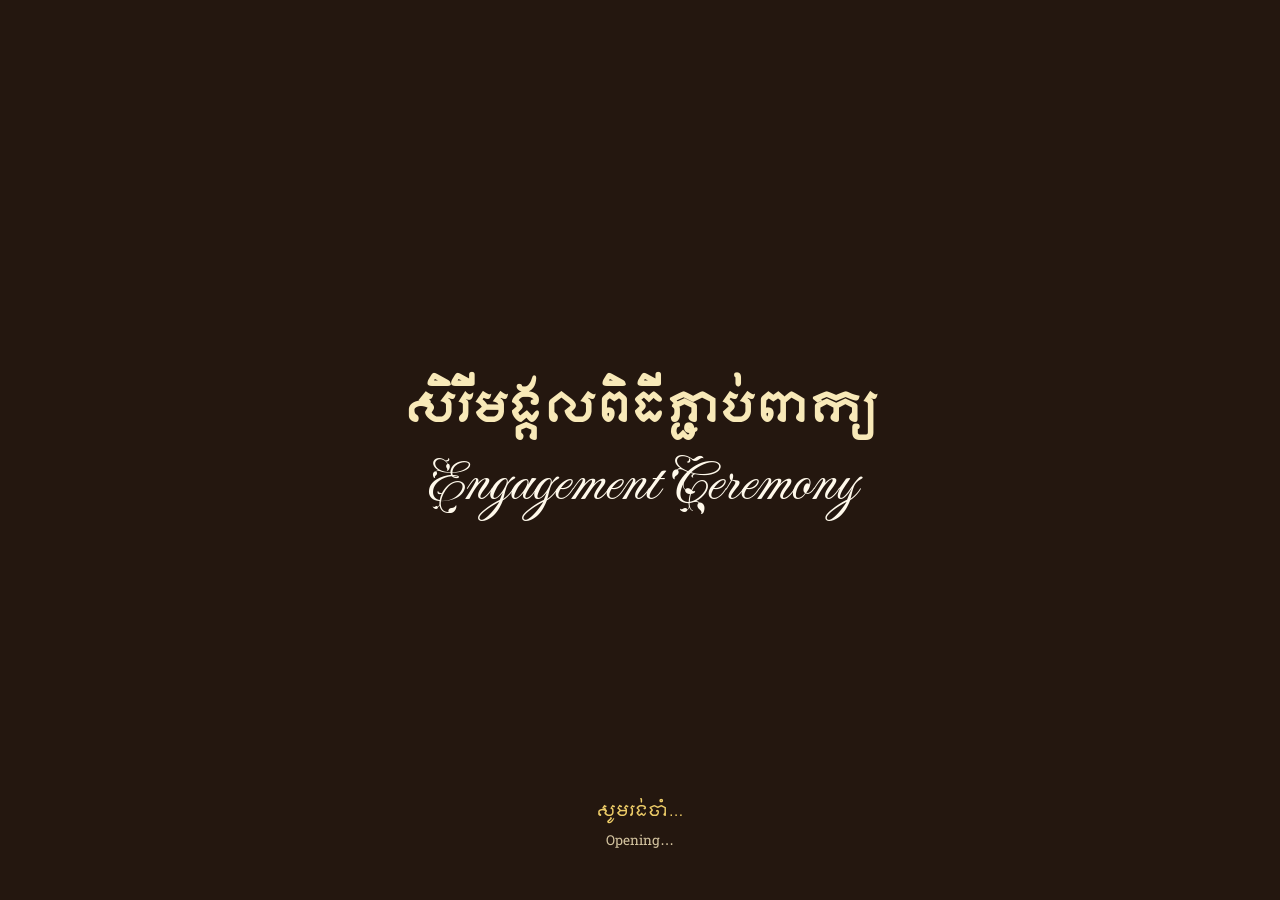
<file: index.html>
<!DOCTYPE html>
<html lang="km">
<head>
  <meta charset="UTF-8" />
  <meta name="viewport" content="width=device-width, initial-scale=1.0" />
  <meta name="theme-color" content="#24170f" />
  <meta name="description" content="សិរីមង្គលពិធីភ្ជាប់ពាក្យ · ផង់ ពុធរតនៈ & ប៉ូ ច័ន្ទរស្មី · ១៨ ធ្នូ ២០២៦" />
  <title>សិរីមង្គលពិធីភ្ជាប់ពាក្យ</title>
  <link rel="preconnect" href="https://fonts.googleapis.com" />
  <link rel="preconnect" href="https://fonts.gstatic.com" crossorigin />
  <link href="https://fonts.googleapis.com/css2?family=Battambang:wght@400;700&family=Fleur+De+Leah&family=Hanuman:wght@400;700&family=Moul&family=Moulpali&display=swap" rel="stylesheet" />
  <link rel="stylesheet" href="mail.css" />
</head>
<body>

  <div class="curtain curtain-left" id="curtainLeft"></div>
  <div class="curtain curtain-right" id="curtainRight"></div>

  <!-- Stage 1: title -->
  <div class="title-stage" id="titleStage">
    <div class="title-kh">សិរីមង្គលពិធីភ្ជាប់ពាក្យ</div>
    <div class="title-en">Engagement Ceremony</div>
    <div class="title-hint">
      <span>សូមរង់ចាំ…</span>
      Opening…
    </div>
  </div>

  <!-- Stage 2: the mail -->
  <div class="mail-stage" id="mailStage">
    <div class="falling-flowers" id="fallingFlowers" aria-hidden="true"></div>

    <div class="envelope" id="envelope" role="button" tabindex="0" aria-label="បើកសំបុត្រអញ្ជើញ · Open the invitation envelope">
      <div class="envelope-shadow"></div>

      <!-- envelope back -->
      <div class="env-back"></div>

      <!-- the letter inside -->
      <div class="letter" id="letter">
        <div class="letter-paper">
          <div class="letter-label">សិរីមង្គលពិធីភ្ជាប់ពាក្យ</div>
          <div class="letter-label-en">Engagement Ceremony</div>

          <div class="letter-names">ផង់ ពុធរតនៈ និង ប៉ូ ច័ន្ទរស្មី</div>
          <div class="letter-names-en">Phang Putratanak &amp; Po Chanrasmey</div>

          <div class="letter-divider">
            <svg viewBox="0 0 100 100" fill="none" aria-hidden="true">
              <path fill="#bd873d" d="M50 8 C53 22 62 30 74 34 C62 38 53 46 50 60 C47 46 38 38 26 34 C38 30 47 22 50 8 Z"/>
              <path fill="#bd873d" d="M50 8 C53 22 62 30 74 34 C62 38 53 46 50 60 C47 46 38 38 26 34 C38 30 47 22 50 8 Z" transform="rotate(90 50 50)"/>
              <path fill="#bd873d" d="M50 8 C53 22 62 30 74 34 C62 38 53 46 50 60 C47 46 38 38 26 34 C38 30 47 22 50 8 Z" transform="rotate(180 50 50)"/>
              <path fill="#bd873d" d="M50 8 C53 22 62 30 74 34 C62 38 53 46 50 60 C47 46 38 38 26 34 C38 30 47 22 50 8 Z" transform="rotate(270 50 50)"/>
              <circle cx="50" cy="50" r="13" fill="#bd873d"/>
              <circle cx="50" cy="50" r="8" fill="#fff9eb"/>
              <circle cx="50" cy="50" r="4" fill="#bd873d"/>
            </svg>
          </div>

          <div class="letter-date">ថ្ងៃសុក្រ ទី១៨ ខែធ្នូ ឆ្នាំ២០២៦</div>
          <div class="letter-date-en">Friday, 18 December 2026</div>

          <a class="letter-btn" href="invitation.html">ចូលទៅកាន់ពិធី</a>
        </div>
      </div>

      <!-- envelope front folds -->
      <svg class="env-front" viewBox="0 0 440 340" preserveAspectRatio="none" aria-hidden="true">
        <defs>
          <linearGradient id="foldL" x1="0" y1="0" x2="1" y2="1">
            <stop offset="0" stop-color="#493222"/>
            <stop offset="1" stop-color="#302015"/>
          </linearGradient>
          <linearGradient id="foldR" x1="1" y1="0" x2="0" y2="1">
            <stop offset="0" stop-color="#493222"/>
            <stop offset="1" stop-color="#302015"/>
          </linearGradient>
          <linearGradient id="foldB" x1="0" y1="0" x2="0" y2="1">
            <stop offset="0" stop-color="#513824"/>
            <stop offset="1" stop-color="#382519"/>
          </linearGradient>
        </defs>
        <polygon points="0,0 0,340 240,170" fill="url(#foldL)" stroke="rgba(237,204,104,0.52)" stroke-width="1.5"/>
        <polygon points="440,0 440,340 200,170" fill="url(#foldR)" stroke="rgba(237,204,104,0.52)" stroke-width="1.5"/>
        <polygon points="0,340 440,340 220,118" fill="url(#foldB)" stroke="rgba(237,204,104,0.6)" stroke-width="1.5"/>
      </svg>

      <!-- stamp + postmark on the front -->
      <div class="stamp" aria-hidden="true">
        <svg viewBox="0 0 100 100" fill="none">
          <path fill="#bd873d" d="M50 8 C53 22 62 30 74 34 C62 38 53 46 50 60 C47 46 38 38 26 34 C38 30 47 22 50 8 Z"/>
          <path fill="#bd873d" d="M50 8 C53 22 62 30 74 34 C62 38 53 46 50 60 C47 46 38 38 26 34 C38 30 47 22 50 8 Z" transform="rotate(90 50 50)"/>
          <path fill="#bd873d" d="M50 8 C53 22 62 30 74 34 C62 38 53 46 50 60 C47 46 38 38 26 34 C38 30 47 22 50 8 Z" transform="rotate(180 50 50)"/>
          <path fill="#bd873d" d="M50 8 C53 22 62 30 74 34 C62 38 53 46 50 60 C47 46 38 38 26 34 C38 30 47 22 50 8 Z" transform="rotate(270 50 50)"/>
          <circle cx="50" cy="50" r="13" fill="#bd873d"/>
          <circle cx="50" cy="50" r="8" fill="#f8ecd4"/>
          <circle cx="50" cy="50" r="4" fill="#bd873d"/>
        </svg>
        <span>១៨·១២·២៦</span>
      </div>
      <div class="postmark" aria-hidden="true">
        <span class="postmark-city">PHNOM PENH</span>
        <span class="postmark-date">18 · 12 · 2026</span>
      </div>

      <div class="env-address" aria-hidden="true">
        <span class="env-address-kh">សូមគោរពអញ្ជើញ</span>
        <span class="env-address-en">You are cordially invited</span>
      </div>

      <!-- top flap -->
      <svg class="env-flap" id="envFlap" viewBox="0 0 440 190" preserveAspectRatio="none" aria-hidden="true">
        <defs>
          <linearGradient id="flapG" x1="0" y1="0" x2="0" y2="1">
            <stop offset="0" stop-color="#60452b"/>
            <stop offset="1" stop-color="#39271a"/>
          </linearGradient>
        </defs>
        <polygon points="0,0 440,0 220,186" fill="url(#flapG)" stroke="rgba(237,204,104,0.6)" stroke-width="1.5"/>
      </svg>

      <!-- wax seal -->
      <button class="seal" id="seal" aria-label="បើកត្រា · Break the seal">
        <span class="seal-ring"></span>
        <svg viewBox="0 0 100 100" fill="none" aria-hidden="true">
          <path fill="#68431f" d="M50 8 C53 22 62 30 74 34 C62 38 53 46 50 60 C47 46 38 38 26 34 C38 30 47 22 50 8 Z"/>
          <path fill="#68431f" d="M50 8 C53 22 62 30 74 34 C62 38 53 46 50 60 C47 46 38 38 26 34 C38 30 47 22 50 8 Z" transform="rotate(90 50 50)"/>
          <path fill="#68431f" d="M50 8 C53 22 62 30 74 34 C62 38 53 46 50 60 C47 46 38 38 26 34 C38 30 47 22 50 8 Z" transform="rotate(180 50 50)"/>
          <path fill="#68431f" d="M50 8 C53 22 62 30 74 34 C62 38 53 46 50 60 C47 46 38 38 26 34 C38 30 47 22 50 8 Z" transform="rotate(270 50 50)"/>
          <circle cx="50" cy="50" r="13" fill="#68431f"/>
          <circle cx="50" cy="50" r="8" fill="#edcc68"/>
          <circle cx="50" cy="50" r="4" fill="#68431f"/>
        </svg>
      </button>
    </div>

    <div class="mail-hint" id="mailHint">
      <span class="mail-hint-kh">សូមចុចលើត្រាមាស ដើម្បីបើកសំបុត្រ</span>
      <span class="mail-hint-en">Tap the gold seal to open</span>
    </div>
  </div>

  <script>
    // Gentle flower petals: lightweight CSS animations, no external assets.
    const flowerLayer = document.getElementById('fallingFlowers');
    const reduceFlowerMotion = window.matchMedia('(prefers-reduced-motion: reduce)').matches;
    if (!reduceFlowerMotion) {
      const petalCount = window.matchMedia('(max-width: 600px)').matches ? 13 : 25;
      const flowerShapes = ['✿', '❀', '✾'];
      for (let i = 0; i < petalCount; i++) {
        const petal = document.createElement('span');
        petal.className = 'falling-flower';
        petal.textContent = flowerShapes[i % flowerShapes.length];
        petal.style.setProperty('--x', `${Math.random() * 100}%`);
        petal.style.setProperty('--drift', `${Math.random() * 160 - 80}px`);
        petal.style.setProperty('--duration', `${12 + Math.random() * 13}s`);
        petal.style.setProperty('--delay', `${-Math.random() * 24}s`);
        petal.style.setProperty('--size', `${10 + Math.random() * 12}px`);
        petal.style.setProperty('--opacity', `${0.25 + Math.random() * 0.35}`);
        flowerLayer.appendChild(petal);
      }
    }

    const titleStage = document.getElementById('titleStage');
    const curtainLeft = document.getElementById('curtainLeft');
    const curtainRight = document.getElementById('curtainRight');
    const mailStage = document.getElementById('mailStage');
    const envelope = document.getElementById('envelope');
    const seal = document.getElementById('seal');
    const mailHint = document.getElementById('mailHint');
    let curtainsOpened = false;
    let envelopeOpened = false;

    const params = new URLSearchParams(location.search);
    const reduced = window.matchMedia('(prefers-reduced-motion: reduce)').matches;

    function openCurtain() {
      if (curtainsOpened) return;
      curtainsOpened = true;
      titleStage.classList.add('hide');
      curtainLeft.classList.add('open');
      curtainRight.classList.add('open');
      setTimeout(function () {
        mailStage.classList.add('show');
      }, reduced ? 0 : 200);
    }

    function openEnvelope() {
      if (envelopeOpened || !curtainsOpened) return;
      envelopeOpened = true;
      envelope.classList.add('open');
      mailHint.classList.add('hide');
      envelope.setAttribute('aria-label', 'សំបុត្រអញ្ជើញបើករួច · Invitation opened');
    }

    setTimeout(openCurtain, 3000);
    titleStage.addEventListener('click', openCurtain);

    seal.addEventListener('click', function (e) {
      e.stopPropagation();
      openEnvelope();
    });
    envelope.addEventListener('click', openEnvelope);
    envelope.addEventListener('keydown', function (e) {
      if (e.key === 'Enter' || e.key === ' ') {
        e.preventDefault();
        openEnvelope();
      }
    });

    // Test / deep-link helpers
    if (params.get('reveal') === '1') {
      document.body.classList.add('no-anim');
      openCurtain();
    }
    if (params.get('open') === '1') {
      document.body.classList.add('no-anim');
      openCurtain();
      openEnvelope();
    }
  </script>
</body>
</html>
</file>
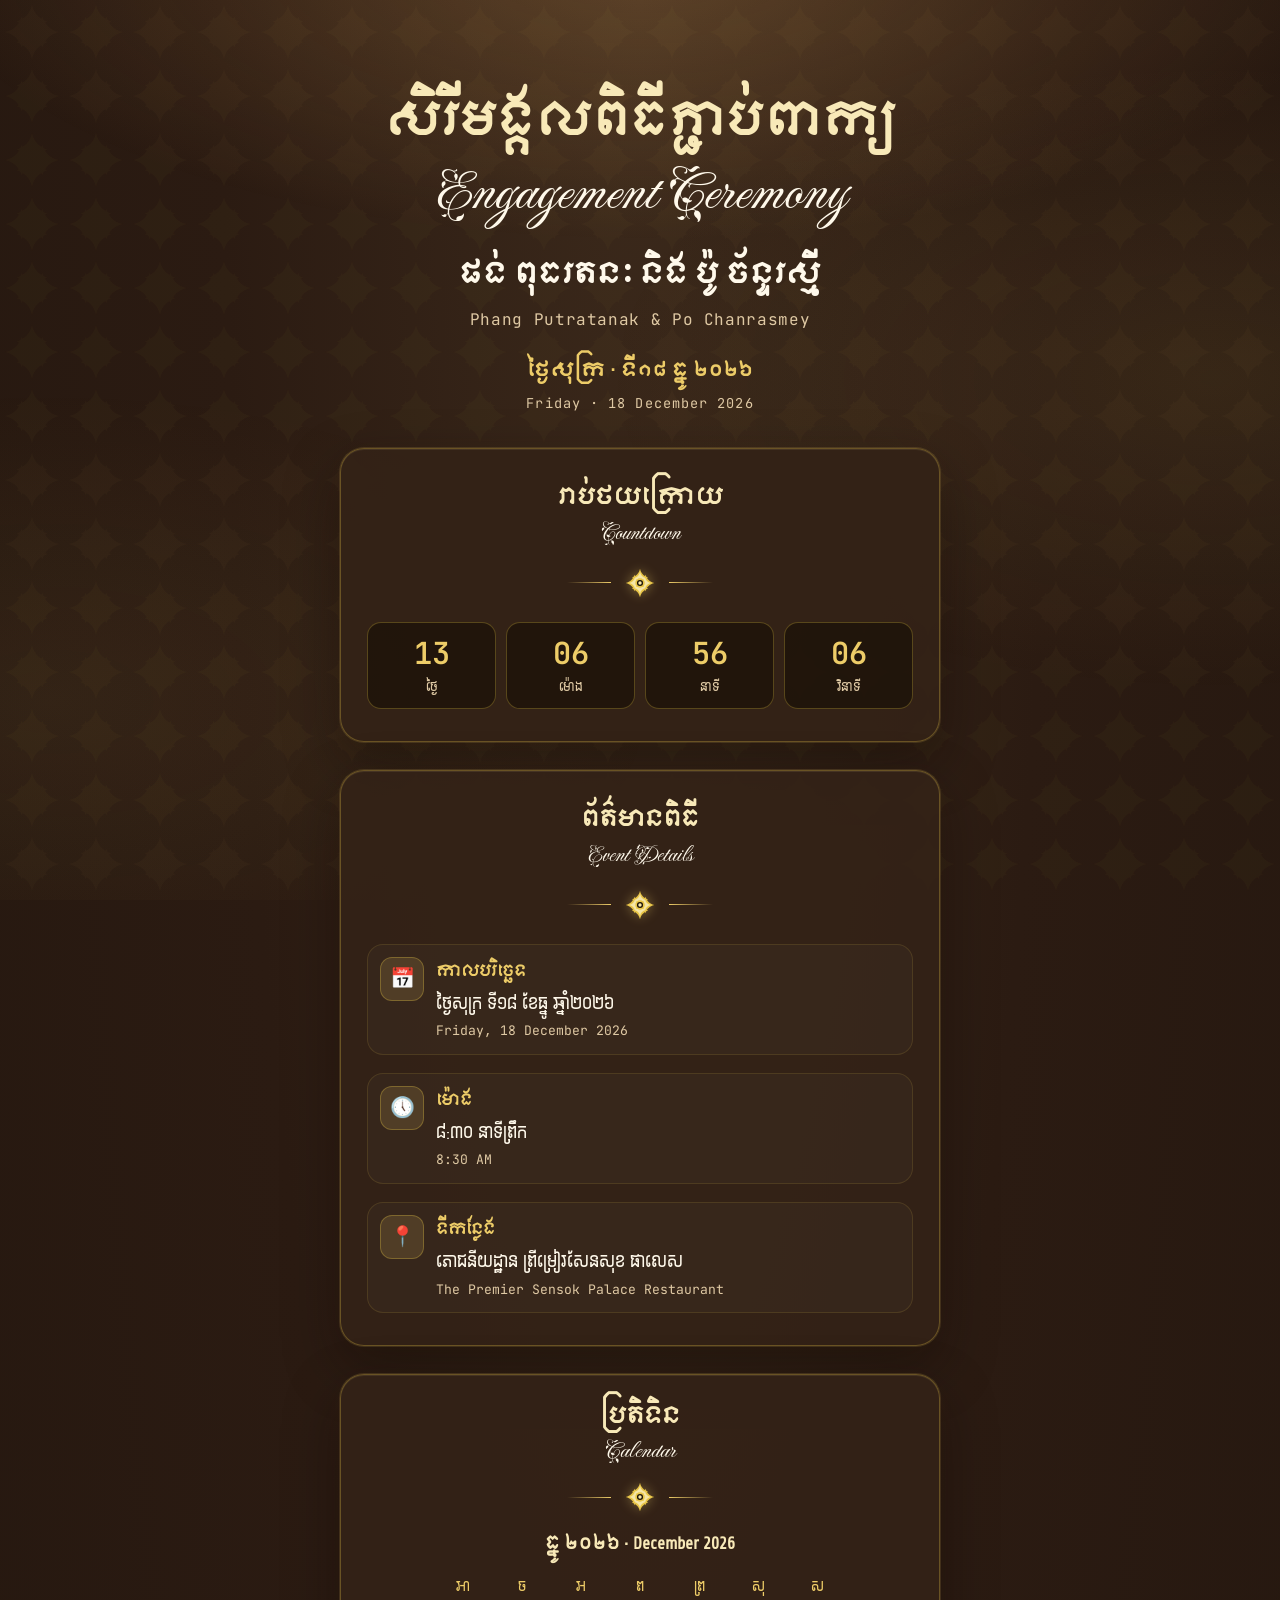
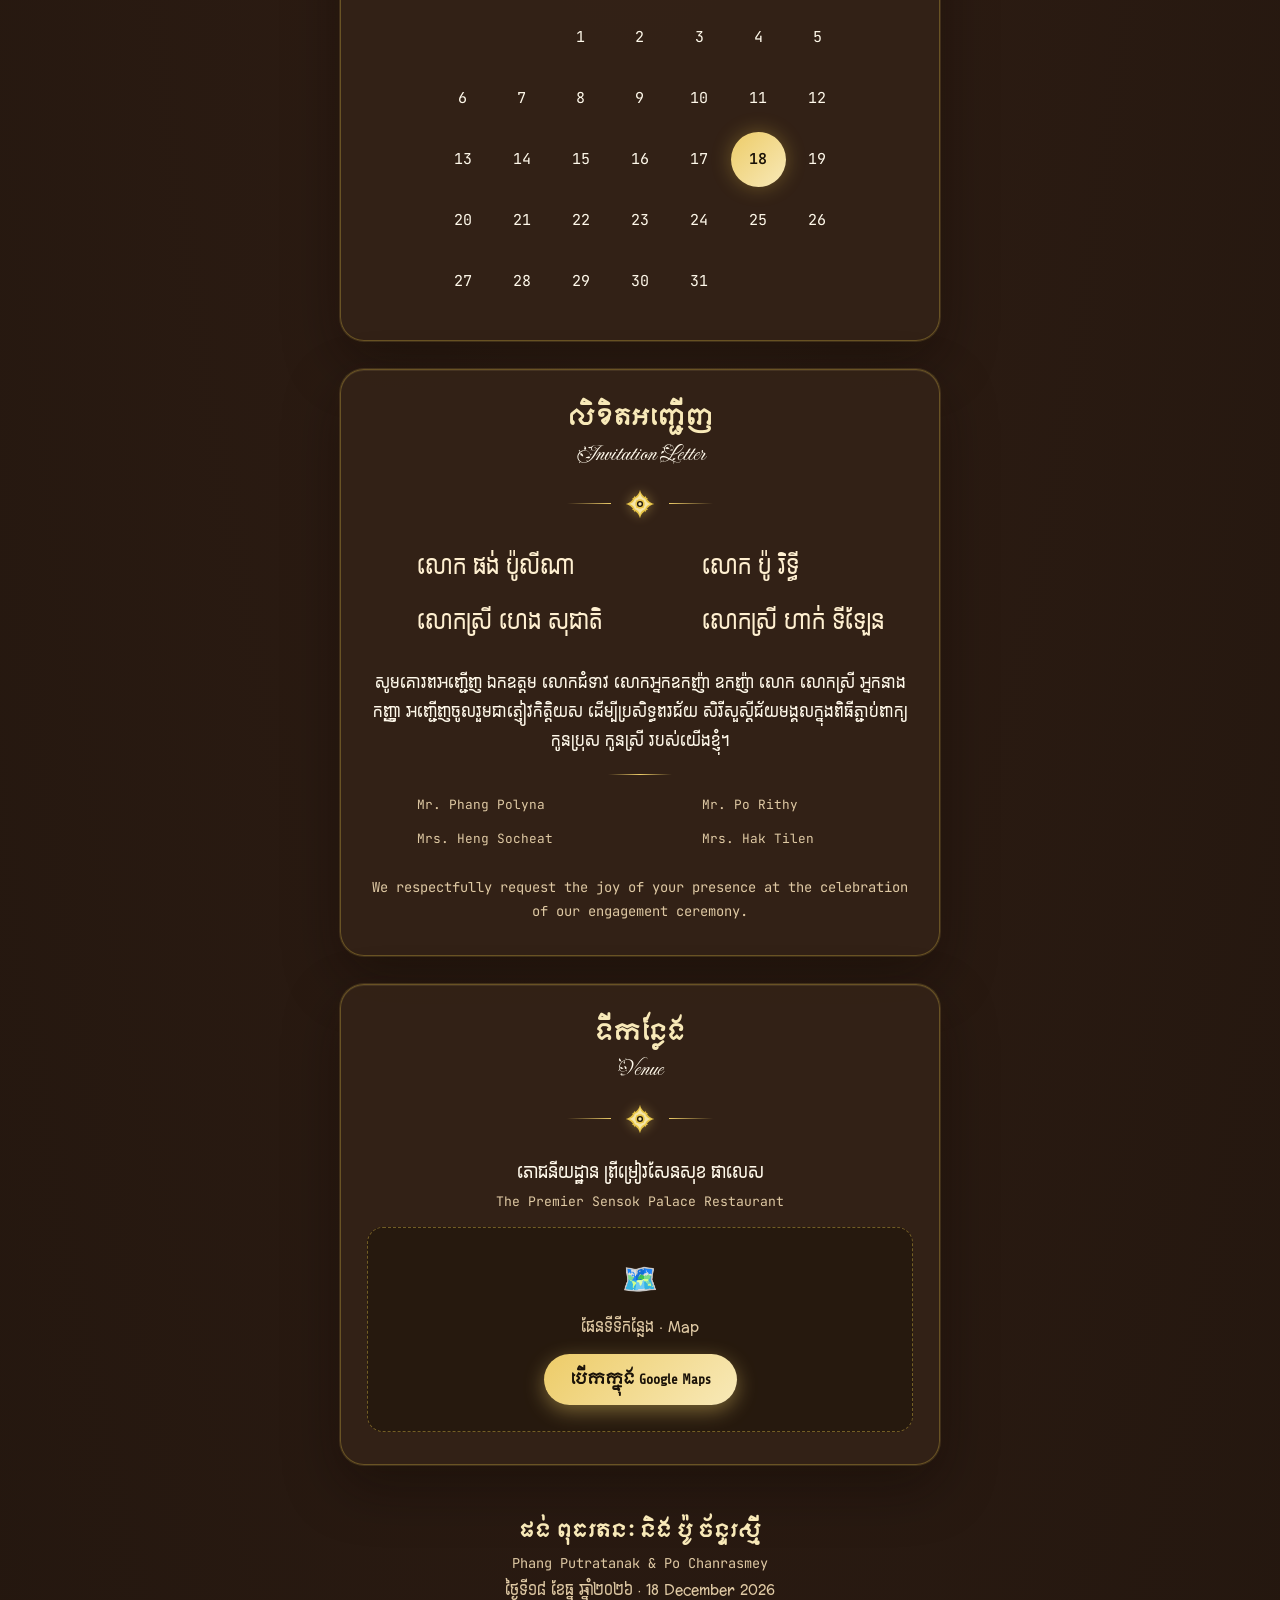
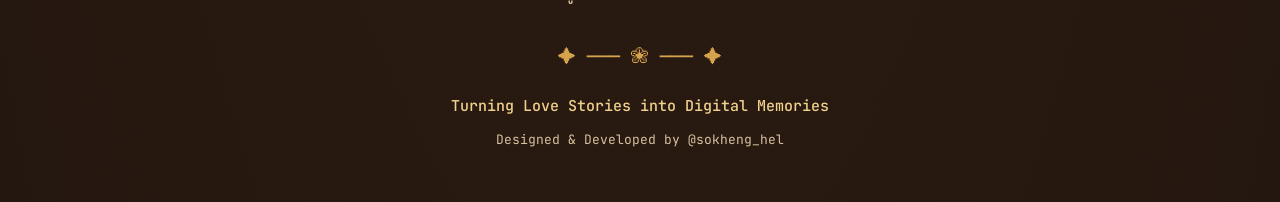
<file: invitation.html>
<!DOCTYPE html>
<html lang="km">
<head>
  <meta charset="UTF-8" />
  <meta name="viewport" content="width=device-width, initial-scale=1.0, maximum-scale=1.0, user-scalable=no" />
  <meta name="theme-color" content="#1a1208" />
  <meta name="description" content="សិរីមង្គលពិធីភ្ជាប់ពាក្យ · ផង់ ពុធរតនៈ & ប៉ូ ច័ន្ទរស្មី · ១៨ ធ្នូ ២០២៦" />
  <title>សិរីមង្គលពិធីភ្ជាប់ពាក្យ</title>
  
  <!-- Khmer + elegant fonts for better consistency & readability -->
  <link rel="preconnect" href="https://fonts.googleapis.com" />
  <link rel="preconnect" href="https://fonts.gstatic.com" crossorigin />
  <link href="https://fonts.googleapis.com/css2?family=Fleur+De+Leah&family=Hanuman:wght@400;700&family=JetBrains+Mono:wght@400;500;600&family=Moulpali&family=Preahvihear&display=swap" rel="stylesheet" />
  
  <link rel="stylesheet" href="styles.css" />
</head>
<body>
  <div class="bg-ornament"></div>
  <div class="particles" id="particles"></div>

  <main id="mainContent">
    <!-- Hero -->
    <section class="hero fade-up">
      <div class="hero-label">សិរីមង្គលពិធីភ្ជាប់ពាក្យ</div>
      <div class="hero-label-en">Engagement Ceremony</div>
      <div class="hero-names">ផង់ ពុធរតនៈ និង ប៉ូ ច័ន្ទរស្មី</div>
      <div class="hero-names-en">Phang Putratanak &amp; Po Chanrasmey</div>
      <div class="hero-date">ថ្ងៃសុក្រ · ទី១៨ ធ្នូ ២០២៦</div>
      <div class="hero-date-en">Friday · 18 December 2026</div>
    </section>

    <!-- Countdown -->
    <section class="fade-up">
      <div class="card">
        <div class="section-title">រាប់ថយក្រោយ</div>
        <div class="section-title-en">Countdown</div>
        <div class="deco-line">
          <svg class="romduol" viewBox="0 0 100 100" fill="none">
            <!-- Exact style of the selected 4-petal diamond flower (golden) -->
            <!-- Top petal -->
            <path fill="#e8c547" d="M50 8 C53 22 62 30 74 34 C62 38 53 46 50 60 C47 46 38 38 26 34 C38 30 47 22 50 8 Z"/>
            <!-- Right petal -->
            <path fill="#e8c547" d="M50 8 C53 22 62 30 74 34 C62 38 53 46 50 60 C47 46 38 38 26 34 C38 30 47 22 50 8 Z" transform="rotate(90 50 50)"/>
            <!-- Bottom petal -->
            <path fill="#e8c547" d="M50 8 C53 22 62 30 74 34 C62 38 53 46 50 60 C47 46 38 38 26 34 C38 30 47 22 50 8 Z" transform="rotate(180 50 50)"/>
            <!-- Left petal -->
            <path fill="#e8c547" d="M50 8 C53 22 62 30 74 34 C62 38 53 46 50 60 C47 46 38 38 26 34 C38 30 47 22 50 8 Z" transform="rotate(270 50 50)"/>
            <!-- Inner petal cutouts (lighter gold to create the layered look of the reference) -->
            <path fill="#f5e6a8" d="M50 18 C52 28 58 33 67 36 C58 39 52 44 50 54 C48 44 42 39 33 36 C42 33 48 28 50 18 Z"/>
            <path fill="#f5e6a8" d="M50 18 C52 28 58 33 67 36 C58 39 52 44 50 54 C48 44 42 39 33 36 C42 33 48 28 50 18 Z" transform="rotate(90 50 50)"/>
            <path fill="#f5e6a8" d="M50 18 C52 28 58 33 67 36 C58 39 52 44 50 54 C48 44 42 39 33 36 C42 33 48 28 50 18 Z" transform="rotate(180 50 50)"/>
            <path fill="#f5e6a8" d="M50 18 C52 28 58 33 67 36 C58 39 52 44 50 54 C48 44 42 39 33 36 C42 33 48 28 50 18 Z" transform="rotate(270 50 50)"/>
            <!-- Center rings exactly like the reference -->
            <circle cx="50" cy="50" r="14" fill="#e8c547"/>
            <circle cx="50" cy="50" r="9" fill="#1a1208"/>
            <circle cx="50" cy="50" r="5" fill="#f5e6a8"/>
          </svg>
        </div>
        <div class="countdown" id="countdown">
          <div class="count-box">
            <div class="count-num" id="days">00</div>
            <div class="count-label">ថ្ងៃ</div>
          </div>
          <div class="count-box">
            <div class="count-num" id="hours">00</div>
            <div class="count-label">ម៉ោង</div>
          </div>
          <div class="count-box">
            <div class="count-num" id="mins">00</div>
            <div class="count-label">នាទី</div>
          </div>
          <div class="count-box">
            <div class="count-num" id="secs">00</div>
            <div class="count-label">វិនាទី</div>
          </div>
        </div>
      </div>
    </section>

    <!-- Event Details -->
    <section class="fade-up">
      <div class="card">
        <div class="section-title">ព័ត៌មានពិធី</div>
        <div class="section-title-en">Event Details</div>
        <div class="deco-line">
          <svg class="romduol" viewBox="0 0 100 100" fill="none">
            <!-- Exact style of the selected 4-petal diamond flower (golden) -->
            <!-- Top petal -->
            <path fill="#e8c547" d="M50 8 C53 22 62 30 74 34 C62 38 53 46 50 60 C47 46 38 38 26 34 C38 30 47 22 50 8 Z"/>
            <!-- Right petal -->
            <path fill="#e8c547" d="M50 8 C53 22 62 30 74 34 C62 38 53 46 50 60 C47 46 38 38 26 34 C38 30 47 22 50 8 Z" transform="rotate(90 50 50)"/>
            <!-- Bottom petal -->
            <path fill="#e8c547" d="M50 8 C53 22 62 30 74 34 C62 38 53 46 50 60 C47 46 38 38 26 34 C38 30 47 22 50 8 Z" transform="rotate(180 50 50)"/>
            <!-- Left petal -->
            <path fill="#e8c547" d="M50 8 C53 22 62 30 74 34 C62 38 53 46 50 60 C47 46 38 38 26 34 C38 30 47 22 50 8 Z" transform="rotate(270 50 50)"/>
            <!-- Inner petal cutouts (lighter gold to create the layered look of the reference) -->
            <path fill="#f5e6a8" d="M50 18 C52 28 58 33 67 36 C58 39 52 44 50 54 C48 44 42 39 33 36 C42 33 48 28 50 18 Z"/>
            <path fill="#f5e6a8" d="M50 18 C52 28 58 33 67 36 C58 39 52 44 50 54 C48 44 42 39 33 36 C42 33 48 28 50 18 Z" transform="rotate(90 50 50)"/>
            <path fill="#f5e6a8" d="M50 18 C52 28 58 33 67 36 C58 39 52 44 50 54 C48 44 42 39 33 36 C42 33 48 28 50 18 Z" transform="rotate(180 50 50)"/>
            <path fill="#f5e6a8" d="M50 18 C52 28 58 33 67 36 C58 39 52 44 50 54 C48 44 42 39 33 36 C42 33 48 28 50 18 Z" transform="rotate(270 50 50)"/>
            <!-- Center rings exactly like the reference -->
            <circle cx="50" cy="50" r="14" fill="#e8c547"/>
            <circle cx="50" cy="50" r="9" fill="#1a1208"/>
            <circle cx="50" cy="50" r="5" fill="#f5e6a8"/>
          </svg>
        </div>
        <div class="detail-grid">
          <div class="detail-item">
            <div class="detail-icon">📅</div>
            <div>
              <div class="detail-label">កាលបរិច្ឆេទ</div>
              <div class="detail-value">ថ្ងៃសុក្រ ទី១៨ ខែធ្នូ ឆ្នាំ២០២៦</div>
              <div class="detail-value-en">Friday, 18 December 2026</div>
            </div>
          </div>
          <div class="detail-item">
            <div class="detail-icon">🕔</div>
            <div>
              <div class="detail-label">ម៉ោង</div>
              <div class="detail-value">៨:៣០ នាទីព្រឹក</div>
              <div class="detail-value-en">8:30 AM</div>
            </div>
          </div>
          <div class="detail-item">
            <div class="detail-icon">📍</div>
            <div>
              <div class="detail-label">ទីកន្លែង</div>
              <div class="detail-value">ភោជនីយដ្ឋាន ព្រីម្រៀរសែនសុខ ផាលេស</div>
              <div class="detail-value-en">The Premier Sensok Palace Restaurant</div>
            </div>
          </div>
        </div>
      </div>
    </section>

    <!-- Calendar -->
    <section class="fade-up">
      <div class="card calendar-card">
        <div class="section-title">ប្រតិទិន</div>
        <div class="section-title-en">Calendar</div>
        <div class="deco-line">
          <svg class="romduol" viewBox="0 0 100 100" fill="none">
            <!-- Exact style of the selected 4-petal diamond flower (golden) -->
            <!-- Top petal -->
            <path fill="#e8c547" d="M50 8 C53 22 62 30 74 34 C62 38 53 46 50 60 C47 46 38 38 26 34 C38 30 47 22 50 8 Z"/>
            <!-- Right petal -->
            <path fill="#e8c547" d="M50 8 C53 22 62 30 74 34 C62 38 53 46 50 60 C47 46 38 38 26 34 C38 30 47 22 50 8 Z" transform="rotate(90 50 50)"/>
            <!-- Bottom petal -->
            <path fill="#e8c547" d="M50 8 C53 22 62 30 74 34 C62 38 53 46 50 60 C47 46 38 38 26 34 C38 30 47 22 50 8 Z" transform="rotate(180 50 50)"/>
            <!-- Left petal -->
            <path fill="#e8c547" d="M50 8 C53 22 62 30 74 34 C62 38 53 46 50 60 C47 46 38 38 26 34 C38 30 47 22 50 8 Z" transform="rotate(270 50 50)"/>
            <!-- Inner petal cutouts (lighter gold to create the layered look of the reference) -->
            <path fill="#f5e6a8" d="M50 18 C52 28 58 33 67 36 C58 39 52 44 50 54 C48 44 42 39 33 36 C42 33 48 28 50 18 Z"/>
            <path fill="#f5e6a8" d="M50 18 C52 28 58 33 67 36 C58 39 52 44 50 54 C48 44 42 39 33 36 C42 33 48 28 50 18 Z" transform="rotate(90 50 50)"/>
            <path fill="#f5e6a8" d="M50 18 C52 28 58 33 67 36 C58 39 52 44 50 54 C48 44 42 39 33 36 C42 33 48 28 50 18 Z" transform="rotate(180 50 50)"/>
            <path fill="#f5e6a8" d="M50 18 C52 28 58 33 67 36 C58 39 52 44 50 54 C48 44 42 39 33 36 C42 33 48 28 50 18 Z" transform="rotate(270 50 50)"/>
            <!-- Center rings exactly like the reference -->
            <circle cx="50" cy="50" r="14" fill="#e8c547"/>
            <circle cx="50" cy="50" r="9" fill="#1a1208"/>
            <circle cx="50" cy="50" r="5" fill="#f5e6a8"/>
          </svg>
        </div>
        <div class="calendar">
          <div class="cal-header">ធ្នូ ២០២៦ · December 2026</div>
          <div class="cal-grid">
            <div class="cal-day-name">អា</div>
            <div class="cal-day-name">ច</div>
            <div class="cal-day-name">អ</div>
            <div class="cal-day-name">ព</div>
            <div class="cal-day-name">ព្រ</div>
            <div class="cal-day-name">សុ</div>
            <div class="cal-day-name">ស</div>
            <!-- Dec 2026 starts on Tuesday -->
            <div class="cal-day empty"></div>
            <div class="cal-day empty"></div>
            <div class="cal-day">1</div>
            <div class="cal-day">2</div>
            <div class="cal-day">3</div>
            <div class="cal-day">4</div>
            <div class="cal-day">5</div>
            <div class="cal-day">6</div>
            <div class="cal-day">7</div>
            <div class="cal-day">8</div>
            <div class="cal-day">9</div>
            <div class="cal-day">10</div>
            <div class="cal-day">11</div>
            <div class="cal-day">12</div>
            <div class="cal-day">13</div>
            <div class="cal-day">14</div>
            <div class="cal-day">15</div>
            <div class="cal-day">16</div>
            <div class="cal-day">17</div>
            <div class="cal-day highlight">18</div>
            <div class="cal-day">19</div>
            <div class="cal-day">20</div>
            <div class="cal-day">21</div>
            <div class="cal-day">22</div>
            <div class="cal-day">23</div>
            <div class="cal-day">24</div>
            <div class="cal-day">25</div>
            <div class="cal-day">26</div>
            <div class="cal-day">27</div>
            <div class="cal-day">28</div>
            <div class="cal-day">29</div>
            <div class="cal-day">30</div>
            <div class="cal-day">31</div>
          </div>
        </div>
      </div>
    </section>

    <!-- Message -->
    <section class="fade-up">
      <div class="card">
        <div class="section-title">លិខិតអញ្ជើញ</div>
        <div class="section-title-en">Invitation Letter</div>
        <div class="deco-line">
          <svg class="romduol" viewBox="0 0 100 100" fill="none">
            <!-- Exact style of the selected 4-petal diamond flower (golden) -->
            <!-- Top petal -->
            <path fill="#e8c547" d="M50 8 C53 22 62 30 74 34 C62 38 53 46 50 60 C47 46 38 38 26 34 C38 30 47 22 50 8 Z"/>
            <!-- Right petal -->
            <path fill="#e8c547" d="M50 8 C53 22 62 30 74 34 C62 38 53 46 50 60 C47 46 38 38 26 34 C38 30 47 22 50 8 Z" transform="rotate(90 50 50)"/>
            <!-- Bottom petal -->
            <path fill="#e8c547" d="M50 8 C53 22 62 30 74 34 C62 38 53 46 50 60 C47 46 38 38 26 34 C38 30 47 22 50 8 Z" transform="rotate(180 50 50)"/>
            <!-- Left petal -->
            <path fill="#e8c547" d="M50 8 C53 22 62 30 74 34 C62 38 53 46 50 60 C47 46 38 38 26 34 C38 30 47 22 50 8 Z" transform="rotate(270 50 50)"/>
            <!-- Inner petal cutouts (lighter gold to create the layered look of the reference) -->
            <path fill="#f5e6a8" d="M50 18 C52 28 58 33 67 36 C58 39 52 44 50 54 C48 44 42 39 33 36 C42 33 48 28 50 18 Z"/>
            <path fill="#f5e6a8" d="M50 18 C52 28 58 33 67 36 C58 39 52 44 50 54 C48 44 42 39 33 36 C42 33 48 28 50 18 Z" transform="rotate(90 50 50)"/>
            <path fill="#f5e6a8" d="M50 18 C52 28 58 33 67 36 C58 39 52 44 50 54 C48 44 42 39 33 36 C42 33 48 28 50 18 Z" transform="rotate(180 50 50)"/>
            <path fill="#f5e6a8" d="M50 18 C52 28 58 33 67 36 C58 39 52 44 50 54 C48 44 42 39 33 36 C42 33 48 28 50 18 Z" transform="rotate(270 50 50)"/>
            <!-- Center rings exactly like the reference -->
            <circle cx="50" cy="50" r="14" fill="#e8c547"/>
            <circle cx="50" cy="50" r="9" fill="#1a1208"/>
            <circle cx="50" cy="50" r="5" fill="#f5e6a8"/>
          </svg>
        </div>
        
        <div class="message-text">
          <!-- Khmer parents: two columns -->
          <div class="parents-grid parents-km">
            <div class="parent-family">
              <div>លោក ផង់ ប៉ូលីណា</div>
              <div>លោកស្រី ហេង សុជាតិ</div>
            </div>
            <div class="parent-family">
              <div>លោក ប៉ូ រិទ្ធី</div>
              <div>លោកស្រី ហាក់ ទីឡែន</div>
            </div>
          </div>
          <p>
            សូមគោរពអញ្ជើញ ឯកឧត្តម លោកជំទាវ លោកអ្នកឧកញ៉ា ឧកញ៉ា
            លោក លោកស្រី អ្នកនាង កញ្ញា អញ្ជើញចូលរួមជាភ្ញៀវកិត្តិយស
            ដើម្បីប្រសិទ្ធពរជ័យ សិរីសួស្តីជ័យមង្គលក្នុងពិធីភ្ជាប់ពាក្យ
            កូនប្រុស កូនស្រី របស់យើងខ្ញុំ។
          </p>

          <div class="message-divider"></div>

          <!-- English parents: two columns -->
          <div class="parents-grid parents-en">
            <div class="parent-family">
              <div>Mr. Phang Polyna</div>
              <div>Mrs. Heng Socheat</div>
            </div>
            <div class="parent-family">
              <div>Mr. Po Rithy</div>
              <div>Mrs. Hak Tilen</div>
            </div>
          </div>
                    <p class="message-en">
            We respectfully request the joy of your presence
            at the celebration of our engagement ceremony.
          </p>
        </div>
      </div>
    </section>

    <!-- Venue -->
    <section class="fade-up">
      <div class="card">
        <div class="section-title">ទីកន្លែង</div>
        <div class="section-title-en">Venue</div>
        <div class="deco-line">
          <svg class="romduol" viewBox="0 0 100 100" fill="none">
            <!-- Exact style of the selected 4-petal diamond flower (golden) -->
            <!-- Top petal -->
            <path fill="#e8c547" d="M50 8 C53 22 62 30 74 34 C62 38 53 46 50 60 C47 46 38 38 26 34 C38 30 47 22 50 8 Z"/>
            <!-- Right petal -->
            <path fill="#e8c547" d="M50 8 C53 22 62 30 74 34 C62 38 53 46 50 60 C47 46 38 38 26 34 C38 30 47 22 50 8 Z" transform="rotate(90 50 50)"/>
            <!-- Bottom petal -->
            <path fill="#e8c547" d="M50 8 C53 22 62 30 74 34 C62 38 53 46 50 60 C47 46 38 38 26 34 C38 30 47 22 50 8 Z" transform="rotate(180 50 50)"/>
            <!-- Left petal -->
            <path fill="#e8c547" d="M50 8 C53 22 62 30 74 34 C62 38 53 46 50 60 C47 46 38 38 26 34 C38 30 47 22 50 8 Z" transform="rotate(270 50 50)"/>
            <!-- Inner petal cutouts (lighter gold to create the layered look of the reference) -->
            <path fill="#f5e6a8" d="M50 18 C52 28 58 33 67 36 C58 39 52 44 50 54 C48 44 42 39 33 36 C42 33 48 28 50 18 Z"/>
            <path fill="#f5e6a8" d="M50 18 C52 28 58 33 67 36 C58 39 52 44 50 54 C48 44 42 39 33 36 C42 33 48 28 50 18 Z" transform="rotate(90 50 50)"/>
            <path fill="#f5e6a8" d="M50 18 C52 28 58 33 67 36 C58 39 52 44 50 54 C48 44 42 39 33 36 C42 33 48 28 50 18 Z" transform="rotate(180 50 50)"/>
            <path fill="#f5e6a8" d="M50 18 C52 28 58 33 67 36 C58 39 52 44 50 54 C48 44 42 39 33 36 C42 33 48 28 50 18 Z" transform="rotate(270 50 50)"/>
            <!-- Center rings exactly like the reference -->
            <circle cx="50" cy="50" r="14" fill="#e8c547"/>
            <circle cx="50" cy="50" r="9" fill="#1a1208"/>
            <circle cx="50" cy="50" r="5" fill="#f5e6a8"/>
          </svg>
        </div>
        <div class="detail-value" style="text-align:center; margin-bottom:4px;">ភោជនីយដ្ឋាន ព្រីម្រៀរសែនសុខ ផាលេស</div>
        <div class="detail-value-en" style="text-align:center; margin-bottom:8px;">The Premier Sensok Palace Restaurant</div>
        <div class="map-placeholder">
          <span style="font-size:1.8rem;">🗺️</span>
          <span>ផែនទីទីកន្លែង · Map</span>
          <a href="https://maps.google.com/?q=The+Premier+Sensok+Palace+Restaurant+Phnom+Penh" target="_blank" rel="noopener">បើកក្នុង Google Maps</a>
        </div>
      </div>
    </section>

  <footer class="fade-up">
    <!-- Couple Names -->
    <div class="footer-names">
      ផង់ ពុធរតនៈ និង ប៉ូ ច័ន្ទរស្មី
    </div>
    <div class="footer-names-en">
      Phang Putratanak &amp; Po Chanrasmey
    </div>
    <!-- Wedding Date -->
    <div>
      ថ្ងៃទី១៨ ខែធ្នូ ឆ្នាំ២០២៦ · 18 December 2026
    </div>
    <!-- Footer Credit -->
    <div class="footer-branding">
      <div class="footer-divider">
        ✦ ─── ❀ ─── ✦
      </div>
      <p class="footer-tagline">
        Turning Love Stories into Digital Memories
      </p>
      <p class="footer-designer">
        Designed &amp; Developed by
        <a
          href="https://t.me/sokheng_hel"
          target="_blank"
          rel="noopener noreferrer">
          @sokheng_hel
        </a>
      </p>
    </div>
  </footer>


  </main>

  <script>
    // Particles
    const particlesEl = document.getElementById('particles');
    for (let i = 0; i < 18; i++) {
      const p = document.createElement('div');
      p.className = 'particle';
      p.style.left = Math.random() * 100 + '%';
      p.style.width = p.style.height = (3 + Math.random() * 5) + 'px';
      p.style.animationDuration = (12 + Math.random() * 18) + 's';
      p.style.animationDelay = (Math.random() * 12) + 's';
      p.style.opacity = 0.15 + Math.random() * 0.25;
      particlesEl.appendChild(p);
    }

    // Reveal sections on load
    setTimeout(() => {
      document.querySelectorAll('.fade-up').forEach((el, i) => {
        setTimeout(() => el.classList.add('visible'), i * 120);
      });
    }, 100);

    // Countdown
    const target = new Date('2026-12-18T08:30:00+07:00').getTime();
    function updateCountdown() {
      const now = Date.now();
      let diff = Math.max(0, target - now);
      const d = Math.floor(diff / 86400000);
      diff %= 86400000;
      const h = Math.floor(diff / 3600000);
      diff %= 3600000;
      const m = Math.floor(diff / 60000);
      diff %= 60000;
      const s = Math.floor(diff / 1000);
      document.getElementById('days').textContent = String(d).padStart(2, '0');
      document.getElementById('hours').textContent = String(h).padStart(2, '0');
      document.getElementById('mins').textContent = String(m).padStart(2, '0');
      document.getElementById('secs').textContent = String(s).padStart(2, '0');
    }
    updateCountdown();
    setInterval(updateCountdown, 1000);

    // Intersection observer for fade-ups (in case)
    const observer = new IntersectionObserver((entries) => {
      entries.forEach(entry => {
        if (entry.isIntersecting) entry.target.classList.add('visible');
      });
    }, { threshold: 0.15 });
    document.querySelectorAll('.fade-up').forEach(el => observer.observe(el));
  </script>
</body>
</html>
</file>
<file: mail.css>
:root {
  --bg: #24170f;
  --gold: #edcc68;
  --gold-soft: #f8e9b8;
  --gold-deep: #bd873d;
  --cream: #fff9eb;
  --paper: #fdf6e3;
  --paper-deep: #f4e8cd;
  --ink: #4a3208;
  --muted: #d4c4a0;
  --env-dark: #382418;
  --font-kh: 'Moulpali', 'Hanuman', sans-serif;
  --font-en-script: 'Fleur De Leah', 'Georgia', cursive;
  --font-en: 'Hanuman', system-ui, sans-serif;
}

* { margin: 0; padding: 0; box-sizing: border-box; }

body {
  font-family: var(--font-kh);
  background: var(--bg);
  color: var(--cream);
  min-height: 100vh;
  min-height: 100dvh;
  overflow: hidden;
  -webkit-font-smoothing: antialiased;
}

/* ========== STAGE 1: Title ========== */
.title-stage {
  position: fixed;
  inset: 0;
  z-index: 30;
  display: flex;
  flex-direction: column;
  align-items: center;
  justify-content: center;
  padding: 24px;
  text-align: center;
  background: var(--bg);
  transition: opacity 0.75s cubic-bezier(0.22, 1, 0.36, 1), visibility 0s linear 0.75s;
  cursor: pointer;
}

.title-stage.hide {
  opacity: 0;
  visibility: hidden;
  pointer-events: none;
}

.title-kh {
  font-size: clamp(1.6rem, 6.5vw, 2.4rem);
  font-weight: 700;
  color: var(--gold-soft);
  line-height: 1.4;
  letter-spacing: 0.02em;
  max-width: 92vw;
  opacity: 0;
  transform: translateY(16px);
  animation: titleIn 0.9s ease 0.2s forwards;
}

.title-en {
  font-family: var(--font-en-script);
  font-size: clamp(2.4rem, 10vw, 3.6rem);
  color: var(--cream);
  line-height: 1.15;
  margin-top: 12px;
  opacity: 0;
  transform: translateY(16px);
  animation: titleIn 0.9s ease 0.55s forwards;
}

@keyframes titleIn {
  to { opacity: 1; transform: translateY(0); }
}

.title-hint {
  position: absolute;
  bottom: 48px;
  left: 0;
  right: 0;
  text-align: center;
  font-family: var(--font-en);
  font-size: 0.85rem;
  color: var(--muted);
  opacity: 0;
  animation: titleIn 0.6s ease 1.4s forwards, pulse 2s ease 2s infinite;
}

.title-hint span {
  display: block;
  font-family: var(--font-kh);
  font-size: 0.95rem;
  margin-bottom: 4px;
  color: var(--gold);
}

@keyframes pulse {
  0%, 100% { opacity: 0.7; }
  50% { opacity: 1; }
}

/* ========== CURTAINS ========== */
.curtain {
  position: fixed;
  top: 0;
  width: 50%;
  height: 100%;
  z-index: 25;
  background: linear-gradient(180deg, #382519 0%, #281a11 42%, #3a2819 100%);
  pointer-events: none;
  transition: transform 1.45s cubic-bezier(0.76, 0, 0.24, 1);
  will-change: transform;
}

.curtain::after {
  content: '';
  position: absolute;
  inset: 0;
  background: repeating-linear-gradient(
    90deg,
    transparent,
    transparent 18px,
    rgba(232, 197, 71, 0.04) 18px,
    rgba(232, 197, 71, 0.04) 20px
  );
}

.curtain-left {
  left: 0;
  border-right: 1px solid rgba(232, 197, 71, 0.25);
  box-shadow: 8px 0 40px rgba(13, 7, 3, 0.34);
}

.curtain-right {
  right: 0;
  border-left: 1px solid rgba(232, 197, 71, 0.25);
  box-shadow: -8px 0 40px rgba(13, 7, 3, 0.34);
}

.curtain-left.open { transform: translateX(-105%); }
.curtain-right.open { transform: translateX(105%); }

.curtain-left::before,
.curtain-right::before {
  content: '';
  position: absolute;
  top: 0;
  bottom: 0;
  width: 3px;
  background: linear-gradient(180deg, transparent, var(--gold), transparent);
  opacity: 0.6;
}
.curtain-left::before { right: 0; }
.curtain-right::before { left: 0; }

/* ========== STAGE 2: Mail scene ========== */
.mail-stage {
  position: fixed;
  inset: 0;
  z-index: 10;
  display: flex;
  flex-direction: column;
  align-items: center;
  justify-content: center;
  gap: clamp(20px, 4vh, 36px);
  padding: 24px;
  padding-top: clamp(110px, 16vh, 170px);
  background:
    radial-gradient(ellipse 80% 50% at 50% -10%, rgba(207, 151, 66, 0.34), transparent),
    radial-gradient(ellipse 60% 40% at 100% 60%, rgba(232, 185, 91, 0.11), transparent),
    var(--bg);
}

.mail-stage::before {
  content: '';
  position: absolute;
  inset: 0;
  opacity: 0.028;
  background-image: url("data:image/svg+xml,%3Csvg width='100' height='100' viewBox='0 0 100 100' xmlns='http://www.w3.org/2000/svg'%3E%3Cg fill='%23e8c547'%3E%3Cpath d='M50 8C53 22 62 30 74 34C62 38 53 46 50 60C47 46 38 38 26 34C38 30 47 22 50 8Z'/%3E%3Cpath d='M50 8C53 22 62 30 74 34C62 38 53 46 50 60C47 46 38 38 26 34C38 30 47 22 50 8Z' transform='rotate(90 50 50)'/%3E%3Cpath d='M50 8C53 22 62 30 74 34C62 38 53 46 50 60C47 46 38 38 26 34C38 30 47 22 50 8Z' transform='rotate(180 50 50)'/%3E%3Cpath d='M50 8C53 22 62 30 74 34C62 38 53 46 50 60C47 46 38 38 26 34C38 30 47 22 50 8Z' transform='rotate(270 50 50)'/%3E%3Ccircle cx='50' cy='50' r='12'/%3E%3C/g%3E%3C/svg%3E");
  background-size: 64px 64px;
  pointer-events: none;
}

/* ---- Envelope ---- */
.envelope {
  position: relative;
  width: min(94vw, 520px);
  aspect-ratio: 440 / 380;
  perspective: 1400px;
  font-size: clamp(13px, 3.4vw, 17px);
  cursor: pointer;
  outline: none;
  opacity: 0;
  transform: translateY(24px) scale(0.92);
  transition: opacity 1s cubic-bezier(0.22, 1, 0.36, 1) 0.18s, transform 1.15s cubic-bezier(0.16, 1, 0.3, 1) 0.18s;
  will-change: opacity, transform;
  -webkit-tap-highlight-color: transparent;
  touch-action: manipulation;
}

.mail-stage.show .envelope {
  opacity: 1;
  transform: translateY(0) scale(1);
}

.envelope:focus-visible {
  outline: 2px solid var(--gold);
  outline-offset: 10px;
  border-radius: 14px;
}

.envelope-shadow {
  position: absolute;
  left: 6%;
  right: 6%;
  bottom: -7%;
  height: 12%;
  background: radial-gradient(ellipse at center, rgba(0, 0, 0, 0.55), transparent 70%);
  filter: blur(6px);
  z-index: 0;
}

.env-back {
  position: absolute;
  inset: 0;
  z-index: 1;
  background: linear-gradient(145deg, #49301f 0%, #382418 52%, #2c1c12 100%);
  border: 1px solid rgba(237, 204, 104, 0.42);
  border-radius: 10px;
  box-shadow: inset 0 1px 0 rgba(255, 226, 163, 0.16);
}

/* ---- Letter ---- */
.letter {
  position: absolute;
  left: 5%;
  width: 90%;
  top: 5%;
  bottom: 5%;
  z-index: 2;
  /* Wait for the flap to clear, then lift the card in one continuous motion. */
  transform: translate3d(0, 0, 0) scale(1);
  transition:
    transform 1.5s cubic-bezier(0.22, 1, 0.36, 1) 0.52s,
    z-index 0s 0.72s;
  will-change: transform;
  backface-visibility: hidden;
}

.envelope.open .letter {
  transform: translate3d(0, -70%, 0) scale(1.025);
  z-index: 7;
}

.letter-paper {
  width: 100%;
  height: 100%;
  display: flex;
  flex-direction: column;
  align-items: center;
  justify-content: center;
  text-align: center;
  padding: 1em 1.1em;
  background:
    repeating-linear-gradient(0deg, transparent, transparent 25px, rgba(184, 134, 11, 0.05) 26px),
    linear-gradient(165deg, var(--paper) 0%, var(--paper-deep) 100%);
  border-radius: 6px;
  box-shadow:
    inset 0 0 0 1px rgba(184, 134, 11, 0.55),
    inset 0 0 0 5px var(--paper),
    inset 0 0 0 6px rgba(184, 134, 11, 0.3),
    0 10px 30px rgba(13, 7, 3, 0.38);
  color: var(--ink);
}

/* Stagger the invitation details after the paper clears the envelope. */
.envelope.open .letter-paper > * {
  animation: paperDetailIn 0.65s cubic-bezier(0.22, 1, 0.36, 1) both;
}
.envelope.open .letter-paper > *:nth-child(1) { animation-delay: 0.82s; }
.envelope.open .letter-paper > *:nth-child(2) { animation-delay: 0.9s; }
.envelope.open .letter-paper > *:nth-child(3) { animation-delay: 0.98s; }
.envelope.open .letter-paper > *:nth-child(4) { animation-delay: 1.06s; }
.envelope.open .letter-paper > *:nth-child(5) { animation-delay: 1.14s; }
.envelope.open .letter-paper > *:nth-child(6) { animation-delay: 1.22s; }
.envelope.open .letter-paper > *:nth-child(7) { animation-delay: 1.3s; }
.envelope.open .letter-paper > *:nth-child(8) { animation-delay: 1.38s; }

@keyframes paperDetailIn {
  from { opacity: 0; transform: translateY(6px); }
  to { opacity: 1; transform: translateY(0); }
}

.letter-label {
  font-size: clamp(1.3em, 3.1vw, 1.55em);
  font-weight: 700;
  color: #8a6410;
  letter-spacing: 0.02em;
}

.letter-label-en {
  font-family: var(--font-en-script);
  font-size: 1.8em;
  color: #7a5c10;
  line-height: 1.15;
}

.letter-names {
  display: flex;
  flex-direction: row;
  align-items: baseline;
  justify-content: center;
  gap: 0.35em;
  width: 100%;
  white-space: nowrap;
  font-size: clamp(0.78em, 2.35vw, 1.12em);
  font-weight: 700;
  line-height: 1.65;
  margin-top: 0.45em;
}

.letter-name { white-space: nowrap; }

.letter-and {
  flex-shrink: 0;
  font-size: 0.76em;
  font-weight: 400;
  color: var(--gold-deep);
}

.letter-names-en {
  font-size: 0.72em;
  color: #8a6d3a;
  margin-top: 0.25em;
  letter-spacing: 0.02em;
}

.letter-divider {
  display: flex;
  align-items: center;
  justify-content: center;
  gap: 8px;
  margin: 0.45em 0 0.35em;
}

.letter-divider::before,
.letter-divider::after {
  content: '';
  width: 2em;
  height: 1px;
  background: linear-gradient(90deg, transparent, var(--gold-deep));
}
.letter-divider::after {
  background: linear-gradient(90deg, var(--gold-deep), transparent);
}

.letter-divider svg {
  width: 1.35em;
  height: 1.35em;
}

.letter-date {
  font-size: 1.02em;
  color: #5c451a;
  font-weight: 700;
}

.letter-date-en {
  font-size: 0.72em;
  color: #8a6d3a;
  margin-top: 0.15em;
}

.letter-btn {
  display: inline-block;
  margin-top: 0.75em;
  padding: 0.55em 1.7em;
  background: linear-gradient(135deg, #c9a227, var(--gold-deep));
  color: var(--cream);
  border-radius: 999px;
  font-family: var(--font-kh);
  font-size: 1.08em;
  font-weight: 700;
  text-decoration: none;
  cursor: pointer;
  box-shadow: 0 4px 14px rgba(122, 92, 16, 0.4);
  transition: transform 0.2s ease, box-shadow 0.2s ease;
}

.letter-btn:hover,
.letter-btn:active {
  transform: translateY(-2px);
  box-shadow: 0 7px 20px rgba(122, 92, 16, 0.5);
}

.letter-btn:focus-visible {
  outline: 2px solid var(--gold-deep);
  outline-offset: 3px;
}

/* ---- Envelope front folds ---- */
.env-front {
  position: absolute;
  inset: 0;
  width: 100%;
  height: 100%;
  z-index: 3;
  border-radius: 10px;
  overflow: hidden;
  pointer-events: none;
}

/* ---- Stamp & postmark ---- */
.stamp {
  position: absolute;
  right: 4.5%;
  top: 45%;
  z-index: 4;
  width: 3.6em;
  padding: 0.35em 0.2em 0.3em;
  display: flex;
  flex-direction: column;
  align-items: center;
  gap: 0.15em;
  background: var(--paper-deep);
  border: 2px dashed rgba(184, 134, 11, 0.75);
  border-radius: 2px;
  transform: rotate(6deg);
  box-shadow: 0 3px 8px rgba(0, 0, 0, 0.35);
  pointer-events: none;
}

.stamp svg { width: 1.5em; height: 1.5em; }

.stamp span {
  font-size: 0.52em;
  font-weight: 700;
  color: #7a5c10;
  letter-spacing: 0.04em;
}

.postmark {
  position: absolute;
  left: 5%;
  top: 47%;
  z-index: 4;
  width: 4.8em;
  aspect-ratio: 1;
  border: 2px solid rgba(245, 230, 168, 0.42);
  border-radius: 50%;
  transform: rotate(-10deg);
  display: flex;
  flex-direction: column;
  align-items: center;
  justify-content: center;
  gap: 0.15em;
  opacity: 0.65;
  pointer-events: none;
}

.postmark-city {
  font-family: var(--font-en);
  font-size: 0.42em;
  letter-spacing: 0.18em;
  color: var(--gold-soft);
}

.postmark-date {
  font-family: var(--font-en);
  font-size: 0.42em;
  letter-spacing: 0.1em;
  color: var(--gold-soft);
}

.env-address {
  position: absolute;
  left: 0;
  right: 0;
  bottom: 5%;
  z-index: 4;
  display: flex;
  flex-direction: column;
  align-items: center;
  gap: 0.15em;
  pointer-events: none;
}

.env-address-kh {
  font-size: 1em;
  color: var(--gold-soft);
}

.env-address-en {
  font-family: var(--font-en);
  font-size: 0.55em;
  color: var(--muted);
  letter-spacing: 0.22em;
  text-transform: uppercase;
}

/* ---- Top flap ---- */
.env-flap {
  position: absolute;
  top: 0;
  left: 0;
  width: 100%;
  height: 56%;
  z-index: 5;
  border-radius: 10px 10px 0 0;
  overflow: hidden;
  transform-origin: top center;
  /* A slightly slower, eased hinge makes the flap feel like paper, not a switch. */
  transition:
    transform 1.05s cubic-bezier(0.22, 0.72, 0.18, 1) 0.08s,
    z-index 0s 0.78s;
  backface-visibility: hidden;
  transform-style: preserve-3d;
  will-change: transform;
  pointer-events: none;
}

.envelope.open .env-flap {
  transform: rotateX(180deg);
  z-index: 1;
}

/* ---- Wax seal ---- */
.seal {
  position: absolute;
  left: 50%;
  top: 55%;
  transform: translate(-50%, -50%);
  z-index: 6;
  width: 3.9em;
  aspect-ratio: 1;
  border: none;
  border-radius: 50%;
  background: radial-gradient(circle at 35% 30%, var(--gold-soft), var(--gold) 45%, var(--gold-deep) 92%);
  box-shadow:
    0 5px 14px rgba(0, 0, 0, 0.55),
    inset 0 2px 4px rgba(255, 255, 255, 0.45),
    inset 0 -3px 7px rgba(90, 60, 0, 0.45);
  display: flex;
  align-items: center;
  justify-content: center;
  cursor: pointer;
  transition: transform 0.5s cubic-bezier(0.22, 1, 0.36, 1), opacity 0.45s ease;
  -webkit-tap-highlight-color: transparent;
  touch-action: manipulation;
}

.seal svg {
  width: 68%;
  height: 68%;
}

.seal:hover,
.seal:active {
  transform: translate(-50%, -50%) scale(1.07);
}

.seal:focus-visible {
  outline: 2px solid var(--gold-soft);
  outline-offset: 4px;
}

.seal-ring {
  position: absolute;
  inset: -7px;
  border-radius: 50%;
  border: 1.5px solid rgba(232, 197, 71, 0.55);
  animation: sealPulse 2.4s ease-out infinite;
  pointer-events: none;
}

@keyframes sealPulse {
  0% { transform: scale(0.9); opacity: 0.9; }
  70% { transform: scale(1.25); opacity: 0; }
  100% { transform: scale(1.25); opacity: 0; }
}

.envelope.open .seal {
  opacity: 0;
  transform: translate(-50%, -50%) scale(0.55) rotate(-30deg);
  pointer-events: none;
  transition: transform 0.5s cubic-bezier(0.22, 1, 0.36, 1), opacity 0.45s ease;
}

.envelope.open {
  cursor: default;
}

/* ---- Hint under envelope ---- */
.mail-hint {
  display: flex;
  flex-direction: column;
  align-items: center;
  gap: 2px;
  text-align: center;
  opacity: 0;
  transition: opacity 0.8s cubic-bezier(0.22, 1, 0.36, 1) 1s;
}

.mail-stage.show .mail-hint {
  opacity: 1;
  animation: pulse 2.4s ease 1.6s infinite;
}

.mail-hint.hide {
  opacity: 0 !important;
  animation: none;
  transition: opacity 0.3s ease;
}

.mail-hint-kh {
  font-size: 0.92rem;
  color: var(--gold);
}

.mail-hint-en {
  font-family: var(--font-en);
  font-size: 0.72rem;
  color: var(--muted);
  letter-spacing: 0.12em;
  text-transform: uppercase;
}

@media (min-width: 480px) {
  .title-kh { font-size: 2.5rem; }
  .title-en { font-size: 3.8rem; }
}

/* ---- Test / reduced-motion helpers ---- */
.no-anim *,
.no-anim *::before,
.no-anim *::after {
  animation: none !important;
  transition: none !important;
}

@media (prefers-reduced-motion: reduce) {
  *, *::before, *::after {
    animation-duration: 0.01ms !important;
    animation-iteration-count: 1 !important;
    transition-duration: 0.01ms !important;
    transition-delay: 0s !important;
  }
}


/* Font consistency for the envelope and title stages */
body { font-family: 'Moulpali', 'Hanuman', sans-serif; }
.title-kh, .title-hint span, .letter-kh, .letter-name-kh,
.letter-label, .letter-names, .letter-date, .letter-btn, .env-address-kh {
  font-family: 'Moulpali', 'Hanuman', sans-serif;
  letter-spacing: 0;
}

/* Slightly larger Khmer typography while preserving the compact envelope layout. */
@media (max-width: 380px) {
  .envelope { width: 94vw; font-size: 13px; }
  .letter-paper { padding: 0.8em 0.75em; }
  .letter-names { font-size: 0.78em; gap: 0.2em; }
  .letter-label { font-size: 1.15em; }
}


/* Warm chocolate-brown finish with a soft ambient glow */
.mail-stage, .envelope-stage {
  background-color: #24170f;
}
.mail-stage::before, .envelope-stage::before {
  content: "";
  position: absolute;
  inset: 0;
  pointer-events: none;
  background: radial-gradient(ellipse at 50% 16%, rgba(225, 166, 91, 0.13), transparent 58%);
}
.envelope {
  filter: drop-shadow(0 18px 34px rgba(8, 4, 2, 0.28)) drop-shadow(0 0 18px rgba(197, 139, 63, 0.07));
}

/* Final invitation-card typography: one horizontal Khmer name line. */
.letter-label { font-size: clamp(1.65em, 3.9vw, 2.05em); line-height: 1.45; }
.letter-label-en { font-size: 2.05em; }
.letter-names {
  display: flex !important;
  flex-direction: row !important;
  flex-wrap: nowrap !important;
  align-items: center;
  justify-content: center;
  gap: .22em;
  white-space: nowrap;
  font-size: clamp(.8em, 2.05vw, 1.14em);
  line-height: 1.8;
  margin-top: .3em;
}
.letter-names .letter-name { display: inline; white-space: nowrap; }
.letter-names .letter-and { display: inline; flex: 0 0 auto; font-size: .68em; }
@media (max-width: 480px) {
  .letter-names { font-size: clamp(.65em, 2.65vw, .9em); gap: .12em; }
  .letter-label { font-size: 1.55em; }
}

/* 2026-10-31: single text node prevents Khmer names from stacking. */
.letter-label { font-size: clamp(1.85em, 4.4vw, 2.4em); line-height: 1.35; }
.letter-label-en { font-size: clamp(2.3em, 4.8vw, 2.8em); line-height: 1.15; }
.letter-names {
  display: block !important;
  width: 100%;
  white-space: nowrap !important;
  font-size: clamp(.74em, 2.1vw, 1.06em);
  line-height: 1.8;
  margin-top: .65em;
  text-align: center;
  letter-spacing: -.015em;
}
@media (max-width: 480px) {
  .letter-label { font-size: clamp(1.5em, 5vw, 1.85em); }
  .letter-label-en { font-size: clamp(1.9em, 5.5vw, 2.3em); }
  .letter-names { font-size: clamp(.57em, 2.45vw, .78em); }
}

/* Wider envelope and invitation card: preserve the closed-card fit. */
.envelope { width: min(96vw, 760px); font-size: clamp(13px, 2.15vw, 19px); }
.letter { left: 3%; width: 94%; }
.letter-paper { box-sizing: border-box; padding-inline: clamp(12px, 2.4vw, 26px); }
.letter-names { font-size: clamp(.7em, 1.9vw, 1.14em); white-space: nowrap !important; }
@media (max-width: 520px) {
  .envelope { width: 97vw; font-size: clamp(12px, 3vw, 15px); }
  .letter { left: 2%; width: 96%; }
  .letter-paper { padding-inline: 8px; }
  .letter-names { font-size: clamp(.58em, 2.45vw, .82em); }
  .letter-label { font-size: clamp(1.25em, 4.5vw, 1.7em); }
  .letter-label-en { font-size: clamp(1.55em, 5vw, 2em); }
}

/* Extra-wide landscape envelope and card; keep headings inside the paper. */
.envelope { width: min(96vw, 940px); aspect-ratio: 440 / 340; font-size: clamp(12px, 1.75vw, 17px); }
.letter { left: 2.5%; width: 95%; }
.letter-paper { padding-inline: clamp(12px, 3vw, 34px); }
.letter-label { font-size: clamp(1.45em, 3vw, 2.05em); line-height: 1.3; overflow-wrap: normal; }
.letter-label-en { font-size: clamp(1.75em, 3.4vw, 2.25em); line-height: 1.18; }
.letter-names { font-size: clamp(.78em, 1.7vw, 1.12em); white-space: nowrap !important; }
@media (max-width: 520px) {
 .envelope { width: 97vw; aspect-ratio: 440 / 380; font-size: clamp(11px, 3vw, 14px); }
 .letter { left: 2%; width: 96%; }
 .letter-label { font-size: clamp(1.2em, 4.4vw, 1.6em); }
 .letter-label-en { font-size: clamp(1.45em, 5vw, 1.9em); }
 .letter-names { font-size: clamp(.56em, 2.45vw, .8em); }
}


/* Responsive envelope/card sizing: desktop remains wide, phones stay compact. */
@media (max-width: 767px) {
  .mail-stage { padding: 12px; padding-top: clamp(50px, 10vh, 85px); gap: 12px; }
  .envelope { width: min(90vw, 540px); aspect-ratio: 440 / 380; font-size: clamp(10px, 2.6vw, 14px); }
  .letter { left: 3%; width: 94%; }
  .letter-paper { padding: .65em .8em; }
  .letter-label { font-size: clamp(1.15em, 3.5vw, 1.65em); line-height: 1.35; }
  .letter-label-en { font-size: clamp(1.45em, 4.3vw, 2em); }
  .letter-names { font-size: clamp(.66em, 2.15vw, .95em); white-space: nowrap; }
  .letter-date { font-size: .95em; }
  .letter-btn { font-size: .94em; padding: .45em 1.25em; margin-top: .5em; }
}
@media (max-width: 390px) {
  .envelope { width: 91vw; font-size: clamp(9.5px, 2.7vw, 11px); }
  .letter-label { font-size: 1.22em; }
  .letter-label-en { font-size: 1.55em; }
  .letter-names { font-size: .67em; }
  .letter-paper { padding: .5em .6em; }
}
@media (max-height: 620px) and (max-width: 767px) {
  .mail-stage { padding-top: 12px; }
  .envelope { width: min(78vw, 390px, 72vh); }
}


/* FINAL LAYOUT FIX: prevent Khmer heading from escaping the paper,
   and make the open letter fit comfortably on desktop and mobile. */
.envelope {
  width: min(88vw, 760px);
  aspect-ratio: 440 / 390;
  font-size: clamp(11px, 1.55vw, 15px);
}
.letter { left: 3%; width: 94%; top: 4%; bottom: 4%; }
.letter-paper { box-sizing: border-box; padding: 1.05em 1.25em; gap: 0; }
.letter-label {
  font-size: clamp(1.45em, 2.1vw, 1.95em);
  line-height: 1.5;
  max-width: 100%;
  overflow-wrap: anywhere;
  margin: 0;
}
.letter-label-en {
  font-size: clamp(1.85em, 2.8vw, 2.45em);
  line-height: 1.18;
  margin: .08em 0 .18em;
}
.letter-names {
  font-size: clamp(.8em, 1.6vw, 1.05em);
  line-height: 1.7;
  margin-top: .2em;
  white-space: nowrap;
}
.letter-names-en { margin-top: .15em; }
.letter-divider { margin: .35em 0 .25em; }
.letter-date { font-size: 1em; line-height: 1.65; }
.letter-btn { margin-top: .5em; padding: .45em 1.35em; }
/* Allow the lifted letter to remain within the viewport on short screens. */
@media (max-width: 767px) {
  .mail-stage { padding: 16px 8px; padding-top: 48px; }
  .envelope {
    width: min(91vw, 480px);
    aspect-ratio: 440 / 430;
    font-size: clamp(10px, 2.55vw, 13px);
  }
  .letter { left: 3%; width: 94%; top: 4%; bottom: 4%; }
  .letter-paper { padding: .6em .65em; }
  .letter-label { font-size: clamp(1.12em, 3.6vw, 1.45em); line-height: 1.55; }
  .letter-label-en { font-size: clamp(1.5em, 5vw, 1.9em); }
  .letter-names { font-size: clamp(.66em, 2.3vw, .86em); }
  .letter-date { font-size: .92em; }
  .letter-btn { font-size: .9em; padding: .42em 1.15em; }
  .envelope.open .letter { transform: translate3d(0, -48%, 0) scale(1.015); }
}
@media (max-width: 390px) {
  .envelope { width: 92vw; font-size: 10px; }
  .letter-label { font-size: 1.12em; }
  .letter-label-en { font-size: 1.55em; }
  .letter-names { font-size: .68em; }
}
@media (max-height: 680px) {
  .mail-stage { padding-top: 10px; }
  .envelope { width: min(84vw, 640px, 85vh); }
  .envelope.open .letter { transform: translate3d(0, -38%, 0) scale(1.01); }
}

/* Typography-only adjustment: preserve envelope and card dimensions. */
.letter-label {
  font-size: clamp(19px, 2.0vw, 29px);
  line-height: 1.32;
  overflow-wrap: normal;
}
.letter-label-en {
  font-size: clamp(23px, 2.4vw, 35px);
  line-height: 1.12;
}
.letter-names { font-size: clamp(13px, 1.35vw, 19px); line-height: 1.45; }
.letter-names-en { font-size: clamp(10px, 1.05vw, 14px); }
.letter-date { font-size: clamp(13px, 1.25vw, 18px); line-height: 1.45; }
.letter-date-en { font-size: clamp(10px, 1vw, 14px); }
.letter-btn { font-size: clamp(13px, 1.25vw, 18px); }
@media (max-width: 767px) {
  .letter-label { font-size: clamp(14px, 3.5vw, 20px); line-height: 1.3; }
  .letter-label-en { font-size: clamp(17px, 4vw, 24px); }
  .letter-names { font-size: clamp(10px, 2.5vw, 14px); }
  .letter-names-en { font-size: clamp(9px, 2vw, 12px); }
  .letter-date { font-size: clamp(11px, 2.5vw, 14px); }
  .letter-date-en { font-size: clamp(9px, 2vw, 12px); }
  .letter-btn { font-size: clamp(11px, 2.5vw, 14px); }
}

/* Compact envelope and card: final size override for all screens. */
.envelope {
  width: min(84vw, 500px);
  aspect-ratio: 440 / 350;
  font-size: clamp(11px, 1.3vw, 14px);
}
.letter { left: 3%; width: 94%; top: 4%; bottom: 4%; }
.envelope.open .letter { transform: translate3d(0, -38%, 0) scale(1.01); }
@media (max-width: 767px) {
  .envelope {
    width: min(86vw, 350px);
    aspect-ratio: 440 / 390;
    font-size: clamp(10px, 2.6vw, 12px);
  }
  .envelope.open .letter { transform: translate3d(0, -34%, 0) scale(1.01); }
}
@media (max-height: 680px) {
  .envelope { width: min(80vw, 450px, 75vh); }
  .envelope.open .letter { transform: translate3d(0, -28%, 0) scale(1.01); }
}

/* Falling flower background: behind the mail, never intercepts taps. */
.falling-flowers {
  position: fixed;
  inset: 0;
  z-index: 0;
  overflow: hidden;
  pointer-events: none;
  contain: layout paint;
}
.falling-flower {
  position: absolute;
  top: -40px;
  left: var(--x);
  font-family: Georgia, serif;
  font-size: var(--size);
  line-height: 1;
  color: #e8bc7d;
  opacity: 0;
  text-shadow: 0 0 7px rgba(255, 202, 122, .2);
  animation: flower-fall var(--duration) linear var(--delay) infinite;
  will-change: transform;
}
@keyframes flower-fall {
  0% { transform: translate3d(0, -25px, 0) rotate(0deg); opacity: 0; }
  8% { opacity: var(--opacity); }
  88% { opacity: var(--opacity); }
  100% { transform: translate3d(var(--drift), 110vh, 0) rotate(460deg); opacity: 0; }
}
/* Put the invitation and hint in front of the decorative petals. */
.mail-stage { isolation: isolate; }
.mail-stage .envelope, .mail-stage .mail-hint { z-index: 2; }
@media (prefers-reduced-motion: reduce) {
  .falling-flowers { display: none; }
}
</file>
<file: styles.css>
:root {
  --bg: #24170f;
  --gold: #edcc68;
  --gold-soft: #f8e9b8;
  --gold-deep: #bd873d;
  --cream: #fff9eb;
  --muted: #dfc9a4;
  --card-bg: rgba(52, 34, 23, 0.94);
  --font-kh: 'Moulpali', 'Hanuman', sans-serif;
  --font-kh-body: 'Preahvihear', 'Hanuman', sans-serif;
  --font-en-script: 'Fleur De Leah', 'Georgia', cursive;
  --font-en: 'JetBrains Mono', monospace;
  --font-mono: 'JetBrains Mono', monospace;
}

* { margin: 0; padding: 0; box-sizing: border-box; }

html { scroll-behavior: smooth; }

body {
  font-family: var(--font-kh-body);
  background: var(--bg);
  color: var(--cream);
  min-height: 100vh;
  min-height: 100dvh;
  -webkit-font-smoothing: antialiased;
  overflow-x: hidden;
}

/* ---------- Background ornament & particles ---------- */
.bg-ornament {
  position: fixed;
  inset: 0;
  z-index: 0;
  pointer-events: none;
  background:
    radial-gradient(ellipse 80% 50% at 50% -10%, rgba(207, 151, 66, 0.34), transparent),
    radial-gradient(ellipse 60% 40% at 100% 60%, rgba(232, 185, 91, 0.11), transparent),
    radial-gradient(ellipse 60% 40% at 0% 80%, rgba(232, 185, 91, 0.08), transparent);
}

.bg-ornament::after {
  content: '';
  position: absolute;
  inset: 0;
  opacity: 0.028;
  background-image: url("data:image/svg+xml,%3Csvg width='100' height='100' viewBox='0 0 100 100' xmlns='http://www.w3.org/2000/svg'%3E%3Cg fill='%23e8c547'%3E%3Cpath d='M50 8C53 22 62 30 74 34C62 38 53 46 50 60C47 46 38 38 26 34C38 30 47 22 50 8Z'/%3E%3Cpath d='M50 8C53 22 62 30 74 34C62 38 53 46 50 60C47 46 38 38 26 34C38 30 47 22 50 8Z' transform='rotate(90 50 50)'/%3E%3Cpath d='M50 8C53 22 62 30 74 34C62 38 53 46 50 60C47 46 38 38 26 34C38 30 47 22 50 8Z' transform='rotate(180 50 50)'/%3E%3Cpath d='M50 8C53 22 62 30 74 34C62 38 53 46 50 60C47 46 38 38 26 34C38 30 47 22 50 8Z' transform='rotate(270 50 50)'/%3E%3Ccircle cx='50' cy='50' r='12'/%3E%3C/g%3E%3C/svg%3E");
  background-size: 64px 64px;
}

.particles {
  position: fixed;
  inset: 0;
  z-index: 1;
  pointer-events: none;
  overflow: hidden;
}

.particle {
  position: absolute;
  bottom: -12px;
  border-radius: 50%;
  background: radial-gradient(circle, var(--gold-soft), var(--gold));
  animation: floatUp linear infinite;
  will-change: transform, opacity;
}

@keyframes floatUp {
  0% { transform: translateY(0) scale(1); opacity: 0; }
  10% { opacity: 1; }
  90% { opacity: 0.6; }
  100% { transform: translateY(-105vh) scale(0.4); opacity: 0; }
}

/* ---------- Layout ---------- */
main {
  position: relative;
  z-index: 2;
  max-width: 640px;
  margin: 0 auto;
  padding: clamp(28px, 6vh, 56px) 20px 40px;
  display: flex;
  flex-direction: column;
  gap: 28px;
}

.fade-up {
  opacity: 0;
  transform: translateY(26px);
  transition: opacity 0.95s cubic-bezier(0.22, 1, 0.36, 1), transform 0.95s cubic-bezier(0.16, 1, 0.3, 1);
  will-change: opacity, transform;
}

.fade-up.visible {
  opacity: 1;
  transform: translateY(0);
}

/* ---------- Hero ---------- */
.hero {
  text-align: center;
  padding: clamp(18px, 4vh, 36px) 8px 8px;
}

.hero-label {
  font-family: var(--font-kh);
  font-size: clamp(1.1rem, 4.5vw, 1.5rem);
  font-weight: 700;
  color: var(--gold-soft);
  letter-spacing: 0.02em;
}

.hero-label-en {
  font-family: var(--font-en-script);
  font-size: clamp(1.7rem, 7vw, 2.6rem);
  color: var(--cream);
  line-height: 1.2;
  margin-top: 4px;
}

.hero-names {
  margin-top: 22px;
  display: flex;
  flex-direction: column;
  align-items: center;
  gap: 2px;
}

.hero-names .name {
  font-family: var(--font-kh);
  font-size: clamp(1.5rem, 6.4vw, 2.1rem);
  font-weight: 700;
  color: var(--cream);
  line-height: 1.5;
  text-shadow: 0 0 24px rgba(232, 197, 71, 0.25);
}

.hero-and {
  font-family: var(--font-kh);
  font-size: 0.95rem;
  color: var(--gold);
  margin: 2px 0;
}

.hero-names-en {
  font-family: var(--font-en);
  font-size: clamp(0.85rem, 3.4vw, 1rem);
  color: var(--muted);
  margin-top: 10px;
  letter-spacing: 0.04em;
}

.hero-date {
  margin-top: 20px;
  font-family: var(--font-kh);
  font-size: clamp(1rem, 4vw, 1.15rem);
  font-weight: 700;
  color: var(--gold);
}

.hero-date-en {
  font-family: var(--font-en);
  font-size: 0.85rem;
  color: var(--muted);
  margin-top: 4px;
  letter-spacing: 0.08em;
}

/* ---------- Cards ---------- */
.card {
  position: relative;
  background: var(--card-bg);
  border: 1px solid rgba(237, 204, 104, 0.42);
  border-radius: 22px;
  padding: 30px 22px 28px;
  text-align: center;
  box-shadow:
    0 0 0 1px rgba(237, 204, 104, 0.14),
    0 22px 55px rgba(13, 7, 3, 0.38),
    inset 0 1px 0 rgba(255, 226, 163, 0.08);
  backdrop-filter: blur(10px);
}

.section-title {
  font-family: var(--font-kh);
  font-size: 1.2rem;
  font-weight: 700;
  color: var(--gold-soft);
}

.section-title-en {
  font-family: var(--font-en-script);
  font-size: 1.45rem;
  color: var(--cream);
  margin-top: 2px;
}

.deco-line {
  display: flex;
  align-items: center;
  justify-content: center;
  gap: 12px;
  margin: 14px auto 20px;
}

.deco-line::before,
.deco-line::after {
  content: '';
  width: 44px;
  height: 1px;
  background: linear-gradient(90deg, transparent, var(--gold));
}

.deco-line::after {
  background: linear-gradient(90deg, var(--gold), transparent);
}

.romduol {
  width: 34px;
  height: 34px;
  filter: drop-shadow(0 0 6px rgba(237, 204, 104, 0.42));
}

/* ---------- Countdown ---------- */
.countdown {
  display: grid;
  grid-template-columns: repeat(4, 1fr);
  gap: 10px;
}

.count-box {
  background: rgba(26, 18, 8, 0.7);
  border: 1px solid rgba(232, 197, 71, 0.28);
  border-radius: 14px;
  padding: 14px 4px 10px;
}

.count-num {
  font-family: var(--font-mono);
  font-size: clamp(1.4rem, 6vw, 1.9rem);
  font-weight: 600;
  color: var(--gold);
  font-variant-numeric: tabular-nums;
  line-height: 1.1;
}

.count-label {
  font-family: var(--font-kh-body);
  font-size: 0.78rem;
  color: var(--muted);
  margin-top: 6px;
}

/* ---------- Event details ---------- */
.detail-grid {
  display: flex;
  flex-direction: column;
  gap: 18px;
  text-align: left;
}

.detail-item {
  display: flex;
  align-items: flex-start;
  gap: 14px;
}

.detail-icon {
  flex: none;
  width: 44px;
  height: 44px;
  display: flex;
  align-items: center;
  justify-content: center;
  font-size: 1.25rem;
  background: rgba(237, 204, 104, 0.14);
  border: 1px solid rgba(232, 197, 71, 0.3);
  border-radius: 12px;
}

.detail-label {
  font-family: var(--font-kh);
  font-size: 0.85rem;
  font-weight: 700;
  color: var(--gold);
}

.detail-value {
  font-size: 1rem;
  color: var(--cream);
  line-height: 1.6;
  margin-top: 2px;
}

.detail-value-en {
  font-family: var(--font-en);
  font-size: 0.82rem;
  color: var(--muted);
  margin-top: 2px;
}

/* ---------- Calendar ---------- */
.calendar {
  max-width: 360px;
  margin: 0 auto;
}

.cal-header {
  font-family: var(--font-kh);
  font-size: 0.95rem;
  font-weight: 700;
  color: var(--gold-soft);
  margin-bottom: 12px;
}

.cal-grid {
  display: grid;
  grid-template-columns: repeat(7, 1fr);
  gap: 4px;
}

.cal-day-name {
  font-family: var(--font-kh);
  font-size: 0.75rem;
  color: var(--gold);
  padding: 4px 0;
}

.cal-day {
  font-family: var(--font-mono);
  font-size: 0.82rem;
  color: var(--cream);
  aspect-ratio: 1;
  display: flex;
  align-items: center;
  justify-content: center;
  border-radius: 8px;
}

.cal-day.empty { background: transparent; }

.cal-day.highlight {
  background: linear-gradient(135deg, var(--gold), var(--gold-soft));
  color: #1a1208;
  font-weight: 600;
  border-radius: 50%;
  box-shadow: 0 0 16px rgba(232, 197, 71, 0.55);
}

/* ---------- Message ---------- */
.message-text p {
  font-size: 0.95rem;
  line-height: 1.9;
  color: var(--cream);
}

.parents-km {
  margin-top: 14px;
  font-family: var(--font-kh);
  font-weight: 700;
  color: var(--gold-soft);
  line-height: 2 !important;
}

.message-divider {
  width: 64px;
  height: 1px;
  margin: 18px auto;
  background: linear-gradient(90deg, transparent, var(--gold), transparent);
}

.message-en {
  font-family: var(--font-en);
  font-size: 0.85rem !important;
  color: var(--muted) !important;
  line-height: 1.8 !important;
}

.parents-en {
  margin-top: 8px;
  font-family: var(--font-en);
  font-size: 0.8rem !important;
  color: var(--muted) !important;
  line-height: 1.8 !important;
}

/* ---------- Venue / map ---------- */
.map-placeholder {
  margin-top: 14px;
  padding: 26px 16px;
  border: 1px dashed rgba(232, 197, 71, 0.4);
  border-radius: 16px;
  display: flex;
  flex-direction: column;
  align-items: center;
  gap: 8px;
  color: var(--muted);
  font-size: 0.9rem;
  background: rgba(26, 18, 8, 0.5);
}

.map-placeholder a {
  display: inline-block;
  margin-top: 6px;
  padding: 10px 26px;
  background: linear-gradient(135deg, var(--gold), var(--gold-soft));
  color: #1a1208;
  border-radius: 999px;
  font-family: var(--font-kh);
  font-size: 0.9rem;
  font-weight: 700;
  text-decoration: none;
  box-shadow: 0 6px 20px rgba(237, 204, 104, 0.42);
  transition: transform 0.2s ease, box-shadow 0.2s ease;
}

.map-placeholder a:hover,
.map-placeholder a:active {
  transform: translateY(-2px);
  box-shadow: 0 10px 26px rgba(232, 197, 71, 0.45);
}

.map-placeholder a:focus-visible {
  outline: 2px solid var(--gold-soft);
  outline-offset: 3px;
}

/* ---------- Footer ---------- */
footer {
  text-align: center;
  padding: 20px 0 10px;
  color: var(--muted);
  font-size: 0.85rem;
  line-height: 2;
}

.footer-names {
  font-family: var(--font-kh);
  font-size: 1.15rem;
  font-weight: 700;
  color: var(--gold-soft);
}

.footer-names-en {
  font-family: var(--font-en);
  font-size: 0.85rem;
  color: var(--muted);
}

.heart { color: var(--gold); }

@media (prefers-reduced-motion: reduce) {
  html { scroll-behavior: auto; }
  .particle { animation: none; display: none; }
  .fade-up { transition: none; opacity: 1; transform: none; }
}


/* ---------- Typography and card refinements ---------- */
/* Moulpali is used for Khmer titles, Preahvihear for Khmer body copy, and JetBrains Mono for English body text. */
body, .detail-value, .message-text > p:first-child, .map-placeholder {
  font-family: var(--font-kh-body);
  font-kerning: normal;
  text-rendering: optimizeLegibility;
}

.section-title, .hero-label, .hero-names .name, .hero-and, .hero-date,
.detail-label, .cal-header, .cal-day-name, .parents-km, .footer-names,
.map-placeholder a {
  font-family: var(--font-kh);
  letter-spacing: 0;
  text-rendering: optimizeLegibility;
}

.card {
  border-color: rgba(232, 197, 71, 0.30);
  border-radius: 24px;
  padding: clamp(24px, 5vw, 32px) clamp(16px, 4.5vw, 26px);
  box-shadow: 0 14px 38px rgba(0, 0, 0, 0.28),
              inset 0 1px 0 rgba(255, 249, 235, 0.045);
  backdrop-filter: blur(8px);
  -webkit-backdrop-filter: blur(8px);
}

.section-title {
  font-size: clamp(1.12rem, 4.3vw, 1.3rem);
  line-height: 1.65;
}

.section-title-en {
  line-height: 1.35;
  margin-top: 3px;
}

.deco-line { margin: 16px auto 22px; }

.detail-item {
  padding: 12px;
  border: 1px solid rgba(232, 197, 71, 0.13);
  border-radius: 16px;
  background: rgba(255, 249, 235, 0.025);
  gap: 12px;
}

.detail-value {
  font-size: clamp(0.94rem, 3.6vw, 1rem);
  line-height: 1.85;
  overflow-wrap: anywhere;
}

.detail-value-en { line-height: 1.65; }

.calendar { width: 100%; max-width: 390px; }
.cal-header { font-size: clamp(0.9rem, 3.6vw, 1rem); line-height: 1.8; margin-bottom: 14px; }
.cal-grid { gap: clamp(3px, 1.4vw, 7px); }
.cal-day-name { font-size: clamp(0.68rem, 2.8vw, 0.78rem); line-height: 1.6; }
.cal-day { font-size: clamp(0.82rem, 3.2vw, 0.95rem); border-radius: 50%; transition: background-color 180ms ease, transform 180ms ease; }
.cal-day.highlight { box-shadow: 0 0 20px rgba(232, 197, 71, 0.32); }

.message-text > p:first-child {
  font-size: clamp(0.92rem, 3.55vw, 1rem);
  line-height: 2.05;
  text-align: center;
  overflow-wrap: break-word;
  word-break: normal;
}
.parents-km {
  font-size: clamp(0.92rem, 3.6vw, 1rem);
  line-height: 2.15 !important;
  overflow-wrap: break-word;
}
.message-en {
  font-size: clamp(0.88rem, 3.2vw, 0.96rem) !important;
  line-height: 1.85 !important;
}
.parents-en { line-height: 1.9 !important; }

@media (max-width: 380px) {
  main { padding-left: 14px; padding-right: 14px; gap: 20px; }
  .detail-item { padding: 10px; }
  .detail-icon { width: 38px; height: 38px; border-radius: 10px; }
  .cal-grid { gap: 2px; }
}


/* Slightly brighter warm-brown atmosphere and soft gold lighting */
body {
  background: radial-gradient(ellipse at 50% 0%, #3b291b 0%, #2b1b12 46%, #24170f 100%);
}
.bg-ornament {
  background:
    radial-gradient(ellipse 78% 44% at 50% -5%, rgba(224, 164, 91, 0.22), transparent 72%),
    radial-gradient(ellipse 48% 35% at 95% 42%, rgba(237, 204, 104, 0.075), transparent),
    radial-gradient(ellipse 48% 35% at 4% 78%, rgba(237, 204, 104, 0.06), transparent);
}
.card {
  box-shadow:
    0 0 0 1px rgba(237, 204, 104, 0.14),
    0 22px 55px rgba(10, 5, 2, 0.36),
    inset 0 1px 0 rgba(255, 226, 163, 0.09),
    0 0 26px rgba(190, 132, 61, 0.045);
}

/* Calendar alignment: headings and dates share the same seven equal-width columns. */
.calendar {
  box-sizing: border-box;
  width: 100%;
  max-width: 390px;
  padding: clamp(10px, 3vw, 18px);
  border: 1px solid rgba(232, 197, 71, .28);
  border-radius: 14px;
}
.cal-header {
  text-align: center;
  margin: 0 0 14px;
}
.cal-grid {
  display: grid;
  grid-template-columns: repeat(7, minmax(0, 1fr));
  column-gap: clamp(2px, 1vw, 6px);
  row-gap: 6px;
  width: 100%;
  align-items: center;
  justify-items: stretch;
}
.cal-day-name, .cal-day {
  box-sizing: border-box;
  width: 100%;
  min-width: 0;
  margin: 0;
  padding: 0;
  display: flex;
  align-items: center;
  justify-content: center;
  text-align: center;
}
.cal-day-name {
  height: clamp(34px, 8vw, 42px);
  line-height: 1.25;
  font-family: var(--font-kh-body);
  font-size: clamp(.73rem, 2.7vw, .86rem);
}
.cal-day {
  aspect-ratio: 1 / 1;
  line-height: 1;
  font-variant-numeric: tabular-nums;
}

/* Calendar: one outer card only; large, evenly spaced type fills the card. */
.calendar {
  width: 100%;
  max-width: 760px;
  margin: 0 auto;
  padding: clamp(4px, 1.2vw, 12px) 0;
  border: none;
  border-radius: 0;
  background: transparent;
  box-shadow: none;
}
.cal-header {
  font-size: clamp(1.18rem, 3vw, 1.75rem);
  line-height: 1.7;
  margin-bottom: clamp(18px, 3.5vw, 34px);
}
.cal-grid {
  width: 100%;
  grid-template-columns: repeat(7, minmax(0, 1fr));
  column-gap: clamp(2px, 1.3vw, 12px);
  row-gap: clamp(10px, 2vw, 22px);
  align-items: center;
}
.cal-day-name {
  font-size: clamp(1rem, 2.6vw, 1.55rem);
  height: clamp(42px, 6vw, 62px);
  line-height: 1.4;
}
.cal-day {
  font-size: clamp(1.05rem, 2.7vw, 1.7rem);
  aspect-ratio: 1;
  border-radius: 50%;
}
@media (max-width: 480px) {
  .cal-header { font-size: 1rem; margin-bottom: 12px; }
  .cal-grid { column-gap: 2px; row-gap: 7px; }
  .cal-day-name { font-size: clamp(.85rem, 3.4vw, 1.1rem); height: 36px; }
  .cal-day { font-size: clamp(.92rem, 3.6vw, 1.2rem); }
}

/* Balanced calendar type; one outer box, seven equal columns. */
.hero-label { font-size: clamp(1.7rem, 5vw, 2.7rem); line-height: 1.5; }
.hero-label-en { font-size: clamp(2.25rem, 6vw, 3.6rem); }
.hero-names { display: block; white-space: nowrap; font-family: var(--font-kh); font-size: clamp(.85rem, 2.8vw, 1.7rem); font-weight: 700; line-height: 1.8; }
.calendar { border: none; box-shadow: none; background: transparent; }
.cal-header { font-size: clamp(1rem, 2.3vw, 1.35rem); margin-bottom: 18px; }
.cal-grid { grid-template-columns: repeat(7, minmax(0, 1fr)); column-gap: 0; row-gap: clamp(8px, 1.6vw, 16px); }
.cal-day-name { font-size: clamp(.8rem, 1.8vw, 1.08rem); height: clamp(34px, 4.2vw, 46px); }
.cal-day { font-size: clamp(.9rem, 1.9vw, 1.18rem); }
@media (max-width: 480px) {
 .hero-names { font-size: clamp(.65rem, 2.8vw, .95rem); }
 .cal-header { font-size: 1rem; }
 .cal-day-name { font-size: .8rem; height: 34px; }
 .cal-day { font-size: .9rem; }
}

/* More compact calendar typography and vertical spacing inside a single card. */
.calendar { max-width: 640px; padding: 0; }
.cal-header { font-size: clamp(.95rem, 1.9vw, 1.2rem); margin-bottom: clamp(10px, 2vw, 20px); }
.cal-grid { column-gap: clamp(2px, .65vw, 8px); row-gap: clamp(3px, .7vw, 10px); }
.cal-day-name { font-size: clamp(.72rem, 1.4vw, .98rem); height: clamp(28px, 3.6vw, 40px); }
.cal-day { font-size: clamp(.78rem, 1.55vw, 1.05rem); }
@media (max-width: 480px) {
 .cal-header { font-size: .95rem; margin-bottom: 10px; }
 .cal-day-name { font-size: .72rem; height: 30px; }
 .cal-day { font-size: .8rem; }
 .cal-grid { row-gap: 4px; }
}


/* Phone-first typography and calendar scale, without adding an inner box. */
@media (max-width: 767px) {
  .hero-label { font-size: clamp(1.25rem, 4.5vw, 2rem); }
  .hero-label-en { font-size: clamp(1.7rem, 5.5vw, 2.6rem); }
  .hero-names { font-size: clamp(.65rem, 2.6vw, 1.05rem); }
  .calendar { width: 100%; max-width: 420px; padding: 0; border: 0; box-shadow: none; }
  .cal-header { font-size: clamp(.9rem, 2.9vw, 1.1rem); margin-bottom: 12px; }
  .cal-grid { grid-template-columns: repeat(7,minmax(0,1fr)); column-gap: 2px; row-gap: 3px; }
  .cal-day-name { font-size: clamp(.68rem, 2.3vw, .88rem); height: 30px; }
  .cal-day { font-size: clamp(.75rem, 2.5vw, .96rem); }
}
@media (max-width: 390px) {
  .cal-header { font-size: .88rem; }
  .cal-day-name { font-size: .66rem; height: 26px; }
  .cal-day { font-size: .75rem; }
}

/* Calendar-only sizing: keep the rest of the invitation unchanged. */
.calendar-card {
  width: min(100%, 430px);
  margin-inline: auto;
  padding: 20px 22px 24px;
}
.calendar-card .section-title { font-size: 1.08rem; line-height: 1.5; }
.calendar-card .section-title-en { font-size: 1.3rem; }
.calendar-card .deco-line { margin: 9px auto 13px; }
.calendar-card .calendar { width: 100%; max-width: 360px; margin: auto; padding: 0; }
.calendar-card .cal-header { font-size: .95rem; line-height: 1.6; margin-bottom: 10px; }
.calendar-card .cal-grid { column-gap: 3px; row-gap: 4px; }
.calendar-card .cal-day-name { font-size: .72rem; height: 27px; line-height: 1.35; }
.calendar-card .cal-day { font-size: .81rem; aspect-ratio: 1; }
@media (max-width: 480px) {
  .calendar-card { width: 100%; padding: 18px 14px 20px; }
  .calendar-card .calendar { max-width: 320px; }
  .calendar-card .cal-header { font-size: .86rem; }
  .calendar-card .cal-day-name { font-size: .67rem; height: 24px; }
  .calendar-card .cal-day { font-size: .75rem; }
}

/* Calendar aligned with sibling cards, with moderately larger readable type. */
.calendar-card { width: 100%; max-width: none; margin-inline: 0; padding: 26px 24px 30px; }
.calendar-card .section-title { font-size: 1.3rem; line-height: 1.55; }
.calendar-card .section-title-en { font-size: 1.48rem; }
.calendar-card .deco-line { margin: 12px auto 17px; }
.calendar-card .calendar { width: 100%; max-width: 410px; margin-inline: auto; }
.calendar-card .cal-header { font-size: 1.08rem; margin-bottom: 14px; }
.calendar-card .cal-grid { column-gap: 4px; row-gap: 6px; }
.calendar-card .cal-day-name { font-size: .82rem; height: 31px; }
.calendar-card .cal-day { font-size: .94rem; }
@media (max-width: 480px) {
  .calendar-card { width: 100%; max-width: none; padding: 22px 15px 24px; }
  .calendar-card .calendar { max-width: 100%; }
  .calendar-card .section-title { font-size: 1.17rem; }
  .calendar-card .section-title-en { font-size: 1.36rem; }
  .calendar-card .cal-header { font-size: .97rem; }
  .calendar-card .cal-day-name { font-size: .74rem; height: 27px; }
  .calendar-card .cal-day { font-size: .85rem; }
}


/* Make Khmer names more readable on mobile */
@media screen and (max-width: 600px) {
  .couple-names-kh {
    font-family: 'Moulpali', 'Hanuman', sans-serif;
    font-size: clamp(20px, 5vw, 26px);
    line-height: 1.8;
    letter-spacing: 0;
    text-align: center;
  }
}


.family-section {
  width: 100%;
  max-width: 900px;
  margin: 30px auto;
}

.family-grid {
  display: grid;
  grid-template-columns: repeat(2, minmax(0, 1fr));
  column-gap: 48px;
  row-gap: 28px;
  align-items: center;
  text-align: left;
}

.family-name {
  min-width: 0;
  overflow-wrap: break-word;
}

.khmer-family {
  font-family: 'Preahvihear', 'Hanuman', sans-serif;
  font-size: clamp(19px, 2.5vw, 29px);
  line-height: 1.9;
  color: #fff0d1;
}

.english-family {
  margin-top: 25px;
  font-family: 'JetBrains Mono', monospace;
  font-size: clamp(12px, 1.4vw, 17px);
  line-height: 1.7;
  color: #e5cfa7;
}

@media (max-width: 600px) {
  .family-section {
    padding: 0 12px;
  }

  .family-grid {
    column-gap: 14px;
    row-gap: 18px;
  }

  .khmer-family {
    font-size: clamp(14px, 3.7vw, 19px);
    line-height: 1.8;
  }

  .english-family {
    font-size: 10px;
    overflow-wrap: anywhere;
  }
}


/* Parents layout: Groom family | Bride family */
.message-text .parents-grid {
  display: grid;
  grid-template-columns: repeat(2, minmax(0, 1fr));
  column-gap: 36px;
  row-gap: 16px;
  width: 100%;
  margin: 28px auto;
  align-items: center;
  text-align: left;
}

.message-text .parents-grid > div {
  min-width: 0;
  overflow-wrap: break-word;
}

/* Khmer parents */
.message-text .parents-grid.parents-km {
  font-family: 'Preahvihear', 'Hanuman', sans-serif;
  font-size: clamp(18px, 2.2vw, 27px);
  line-height: 1.8;
  color: #fff0d1;
}

/* English parents */
.message-text .parents-grid.parents-en {
  font-family: 'JetBrains Mono', monospace;
  font-size: clamp(12px, 1.4vw, 17px);
  line-height: 1.7;
  color: #e5cfa7;
}

/* Mobile */
@media (max-width: 600px) {
  .message-text .parents-grid {
    column-gap: 12px;
    row-gap: 14px;
    margin: 20px auto;
  }

  .message-text .parents-grid.parents-km {
    font-size: clamp(14px, 3.5vw, 19px);
    line-height: 1.7;
  }

  .message-text .parents-grid.parents-en {
    font-size: clamp(10px, 2.5vw, 13px);
    line-height: 1.6;
  }
}


/* Invitation letter: balanced readable typography on desktop and phones */
.message-text > p:first-child {
  font-family: var(--font-kh-body);
  font-size: clamp(0.82rem, 1.65vw, 0.96rem);
  line-height: 1.95;
  font-weight: 400;
  max-width: 54ch;
  margin-inline: auto;
}
.message-text .parents-grid {
  column-gap: clamp(12px, 3vw, 28px);
  row-gap: 10px;
  margin: 22px auto;
}
.message-text .parents-grid.parents-km {
  font-family: var(--font-kh-body);
  font-size: clamp(0.84rem, 1.7vw, 1.05rem);
  font-weight: 400;
  line-height: 1.75;
}
.message-text .parents-grid.parents-en {
  font-family: var(--font-en);
  font-size: clamp(0.7rem, 1.2vw, 0.8rem);
  line-height: 1.7;
  margin-top: 18px;
}
.message-text .message-en {
  font-size: clamp(0.75rem, 1.3vw, 0.86rem) !important;
  line-height: 1.75 !important;
}
@media (max-width: 600px) {
  .message-text > p:first-child {
    font-size: clamp(0.79rem, 3.2vw, 0.9rem);
    line-height: 1.9;
  }
  .message-text .parents-grid {
    column-gap: 10px;
    row-gap: 9px;
    margin: 18px auto;
  }
  .message-text .parents-grid.parents-km {
    font-size: clamp(0.72rem, 3vw, 0.87rem);
    line-height: 1.7;
  }
  .message-text .parents-grid.parents-en {
    font-size: clamp(0.61rem, 2.35vw, 0.72rem);
    line-height: 1.65;
  }
  .message-text .message-en {
    font-size: 0.74rem !important;
  }
}

/* Final override: grouped, centered parents with matched columns */
.message-text .parents-grid {
  display: grid;
  grid-template-columns: repeat(2, minmax(0, 1fr));
  column-gap: clamp(14px, 3vw, 36px);
  row-gap: 0;
  width: 100%;
  align-items: start;
  text-align: center;
  margin: 22px auto;
}
.message-text .parents-grid .parent-family {
  display: flex;
  flex-direction: column;
  align-items: center;
  gap: 12px;
  min-width: 0;
}
.message-text .parents-grid .parent-family > div {
  max-width: 100%;
  overflow-wrap: break-word;
}
.message-text .parents-grid.parents-km {
  font-family: var(--font-kh-body);
  font-size: clamp(0.84rem, 1.7vw, 1.05rem);
  line-height: 1.8;
}
.message-text .parents-grid.parents-en {
  font-family: var(--font-en);
  font-size: clamp(0.7rem, 1.2vw, 0.8rem);
  line-height: 1.7;
}
@media (max-width: 600px) {
  .message-text .parents-grid { column-gap: 10px; margin: 18px auto; }
  .message-text .parents-grid .parent-family { gap: 8px; }
  .message-text .parents-grid.parents-km { font-size: clamp(0.72rem, 3vw, 0.87rem); }
  .message-text .parents-grid.parents-en { font-size: clamp(0.61rem, 2.35vw, 0.72rem); }
}

/* Parent names: shared left edge for father and mother in each column */
.message-text .parents-grid {
  grid-template-columns: repeat(2, minmax(0, 1fr));
  column-gap: clamp(16px, 4vw, 48px);
  text-align: left;
  padding-inline: clamp(4px, 2vw, 20px);
  box-sizing: border-box;
}
.message-text .parents-grid .parent-family {
  align-items: flex-start;
  justify-content: flex-start;
  text-align: left;
  width: 100%;
}
.message-text .parents-grid .parent-family > div {
  width: 100%;
  text-align: left;
}
@media (max-width: 600px) {
  .message-text .parents-grid {
    column-gap: 12px;
    padding-inline: 0;
  }
}


/* =========================================
   PARENTS NAMES — FINAL ADJUSTABLE LAYOUT
   Change translateX() independently for each column.
   Positive = right; negative = left.
   ========================================= */
.message-text .parents-grid {
  display: grid;
  grid-template-columns: repeat(2, minmax(0, 1fr));
  column-gap: 24px;
  row-gap: 16px;
  width: 100%;
  margin: 24px auto;
  padding-inline: 0;
  align-items: start;
  text-align: left;
}
.message-text .parents-grid .parent-family {
  display: flex;
  flex-direction: column;
  align-items: flex-start;
  justify-content: flex-start;
  gap: 10px;
  min-width: 0;
  width: 100%;
  text-align: left;
}
.message-text .parents-grid .parent-family > div {
  min-width: 0;
  max-width: 100%;
  overflow-wrap: break-word;
  text-align: left;
}
/* Groom's parents — LEFT column */
.message-text .parents-grid .parent-family:first-child {
  transform: translateX(50px);
}
/* Bride's parents — RIGHT column */
.message-text .parents-grid .parent-family:last-child {
  transform: translateX(50px);
}
.message-text .parents-grid.parents-km {
  font-family: 'Preahvihear', 'Hanuman', sans-serif;
  font-size: clamp(15px, 2vw, 21px);
  font-weight: 400;
  line-height: 1.8;
  color: #fff0d1;
}
.message-text .parents-grid.parents-en {
  font-family: 'JetBrains Mono', monospace;
  font-size: clamp(11px, 1.3vw, 15px);
  font-weight: 400;
  line-height: 1.7;
  color: #e5cfa7;
}
@media (max-width: 600px) {
  .message-text .parents-grid {
    grid-template-columns: repeat(2, minmax(0, 1fr));
    column-gap: 12px;
    row-gap: 12px;
    margin: 18px auto;
  }
  .message-text .parents-grid .parent-family { gap: 8px; }
  .message-text .parents-grid .parent-family:first-child {
    transform: translateX(20px);
  }
  .message-text .parents-grid .parent-family:last-child {
    transform: translateX(40px);
  }
  .message-text .parents-grid.parents-km {
    font-size: clamp(12px, 3.2vw, 16px);
    line-height: 1.7;
  }
  .message-text .parents-grid.parents-en {
    font-size: clamp(10px, 2.5vw, 12px);
    line-height: 1.6;
  }
}

/* Couple names: readable on phones without horizontal clipping */
@media (max-width: 600px) {
  .hero .hero-names {
    font-size: clamp(1.08rem, 4.7vw, 1.35rem);
    line-height: 1.9;
    white-space: normal;
    overflow-wrap: break-word;
    max-width: 100%;
    padding-inline: 8px;
    box-sizing: border-box;
    text-align: center;
  }
  .hero .hero-names-en {
    font-size: clamp(0.9rem, 3.7vw, 1.08rem);
    line-height: 1.7;
    letter-spacing: 0;
    overflow-wrap: break-word;
    max-width: 100%;
    padding-inline: 8px;
    box-sizing: border-box;
    text-align: center;
  }
}


/* ====================================
   FOOTER BRANDING
   ==================================== */

.footer-branding {
  margin-top: 35px;
  text-align: center;
  font-family: 'JetBrains Mono', monospace;
}

.footer-divider {
  color: #d6a34d;
  font-size: 18px;
  margin-bottom: 18px;
}

.footer-tagline {
  color: #f1d18c;
  font-family: inherit;
  font-size: clamp(12px, 2.5vw, 15px);
  font-weight: 500;
  line-height: 1.8;
  margin-bottom: 8px;
}

.footer-designer {
  color: #d8c19e;
  font-family: inherit;
  font-size: clamp(11px, 2vw, 13px);
  line-height: 1.8;
  margin: 0;
}

/* Telegram link - same font and color */
.footer-designer a,
.footer-designer a:visited {
  font: inherit;
  color: inherit;
  text-decoration: none;
  transition: color 0.3s ease;
}

/* Hover effect */
.footer-designer a:hover {
  color: #f1d18c;
}

/* Mobile */
@media (max-width: 600px) {
  .footer-branding {
    margin-top: 28px;
    padding: 0 12px;
  }

  .footer-divider {
    font-size: 15px;
    margin-bottom: 14px;
  }

  .footer-tagline {
    font-size: 12px;
  }

  .footer-designer {
    font-size: 11px;
  }
}
</file>
